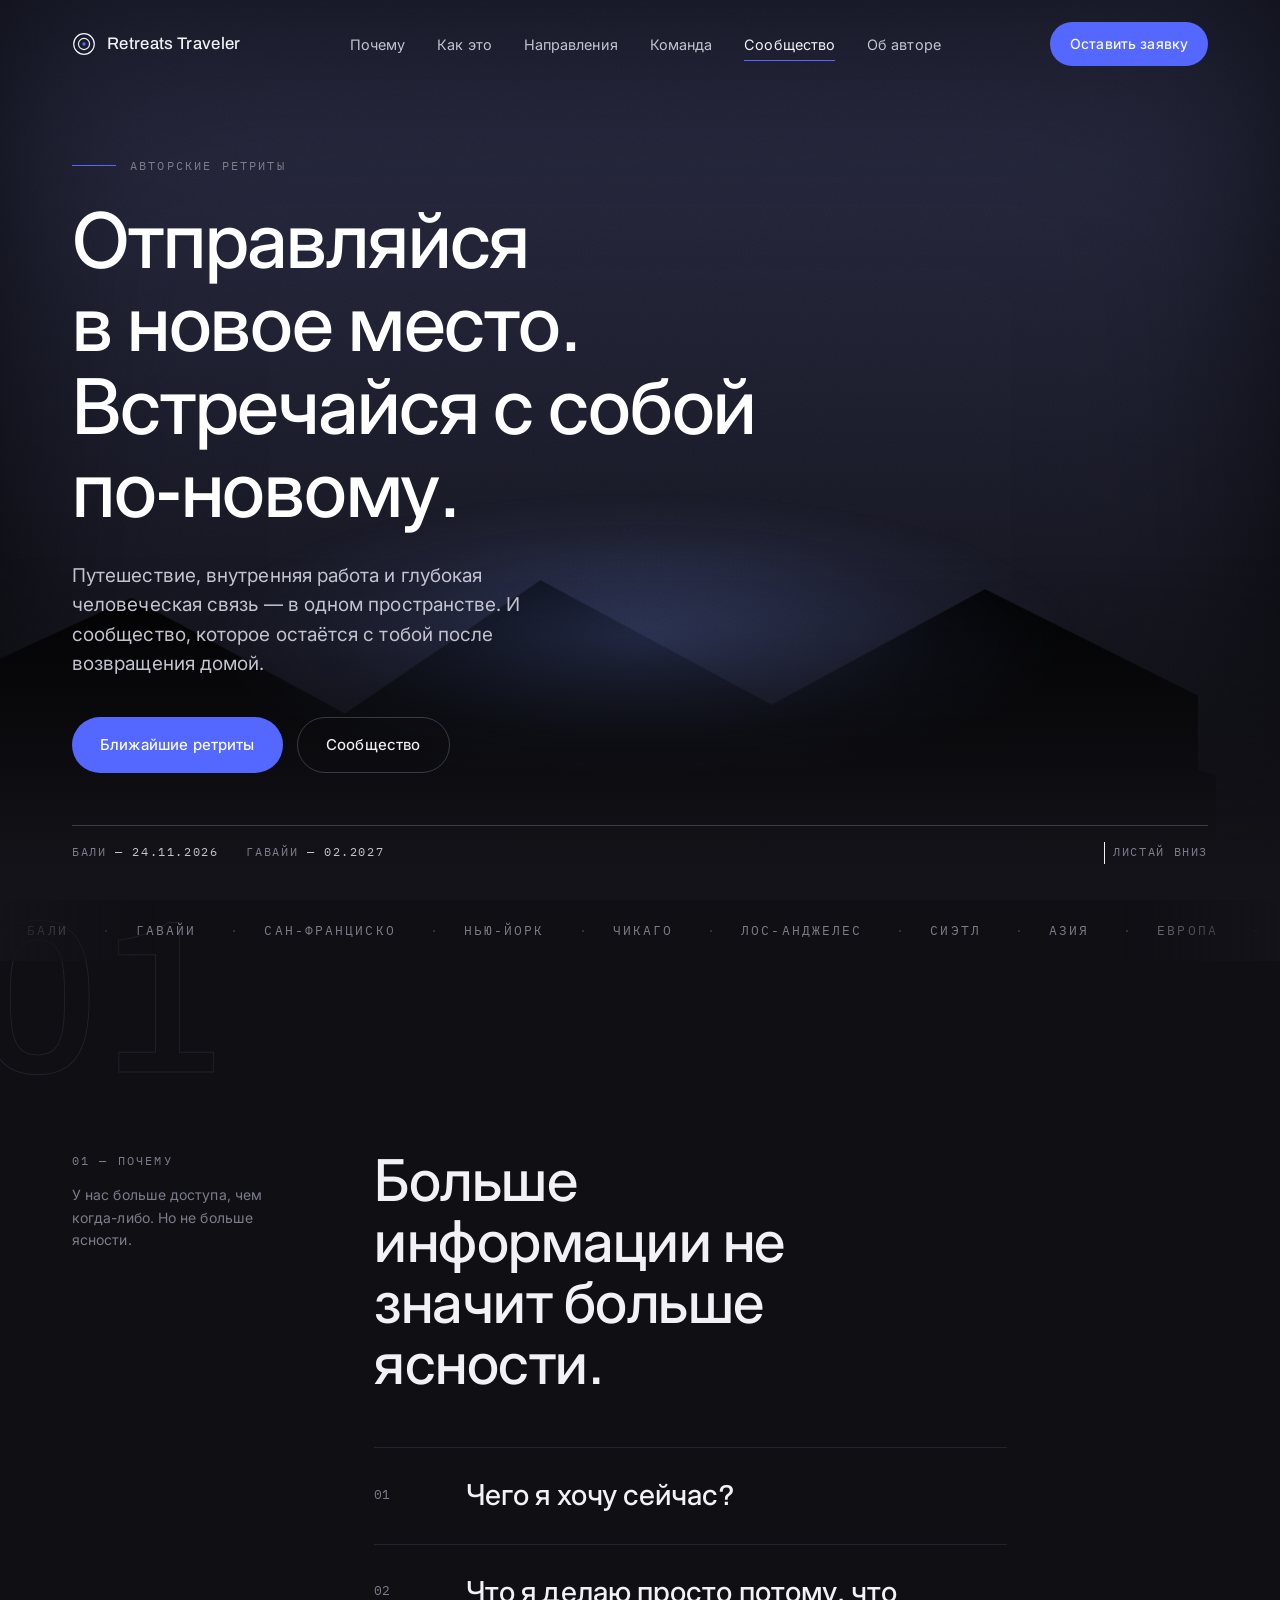
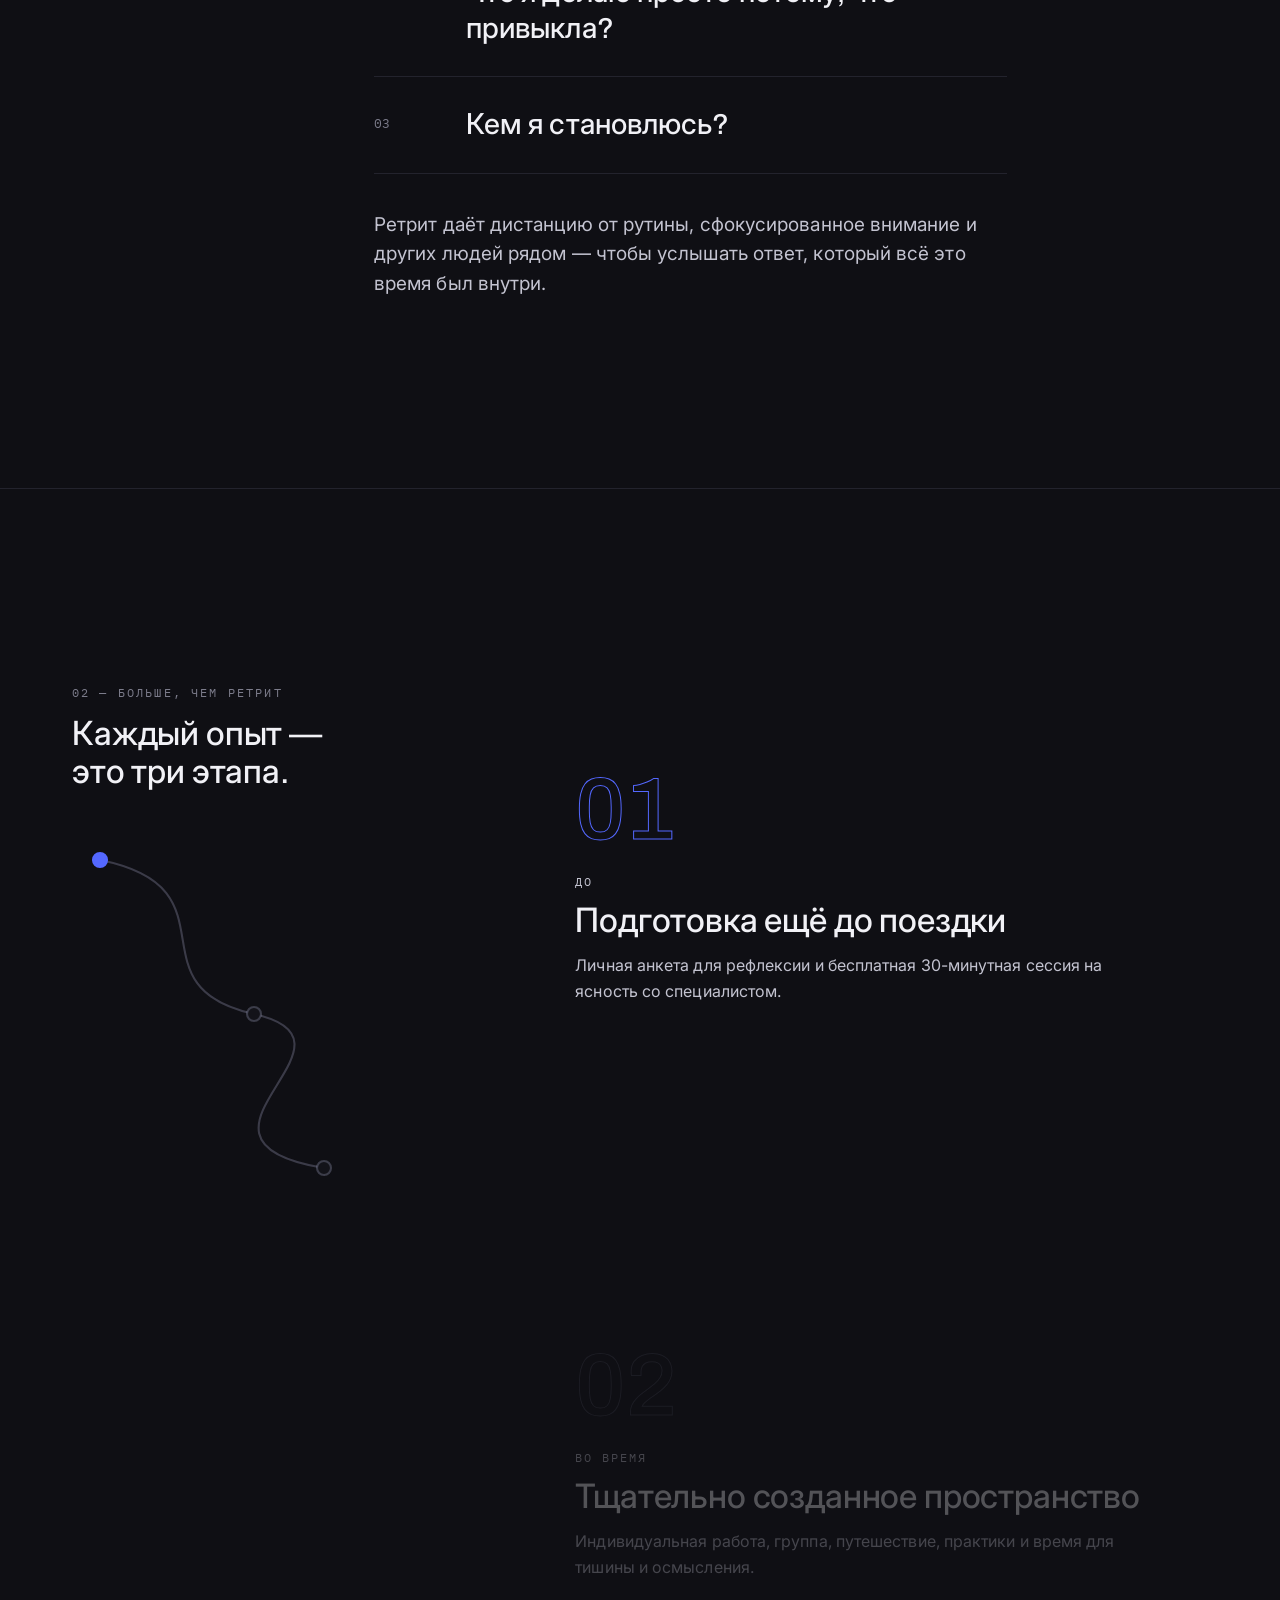
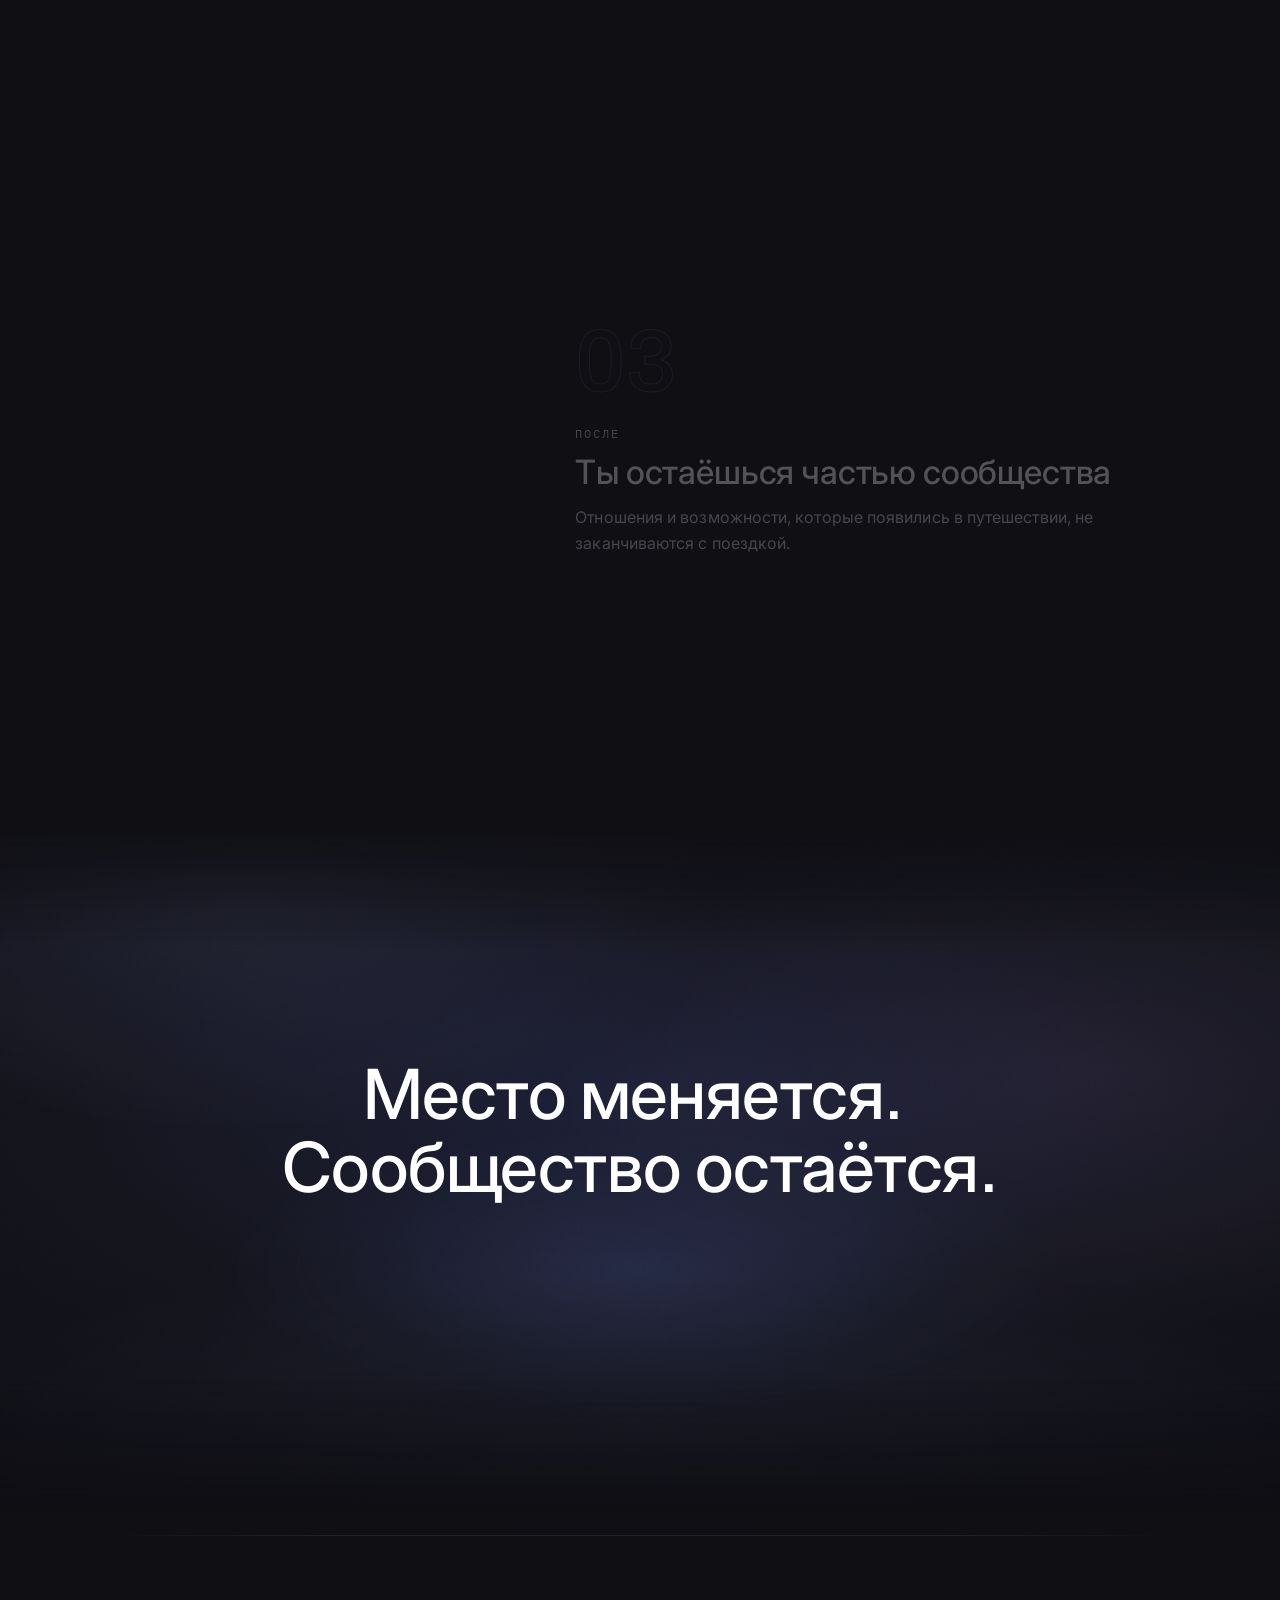
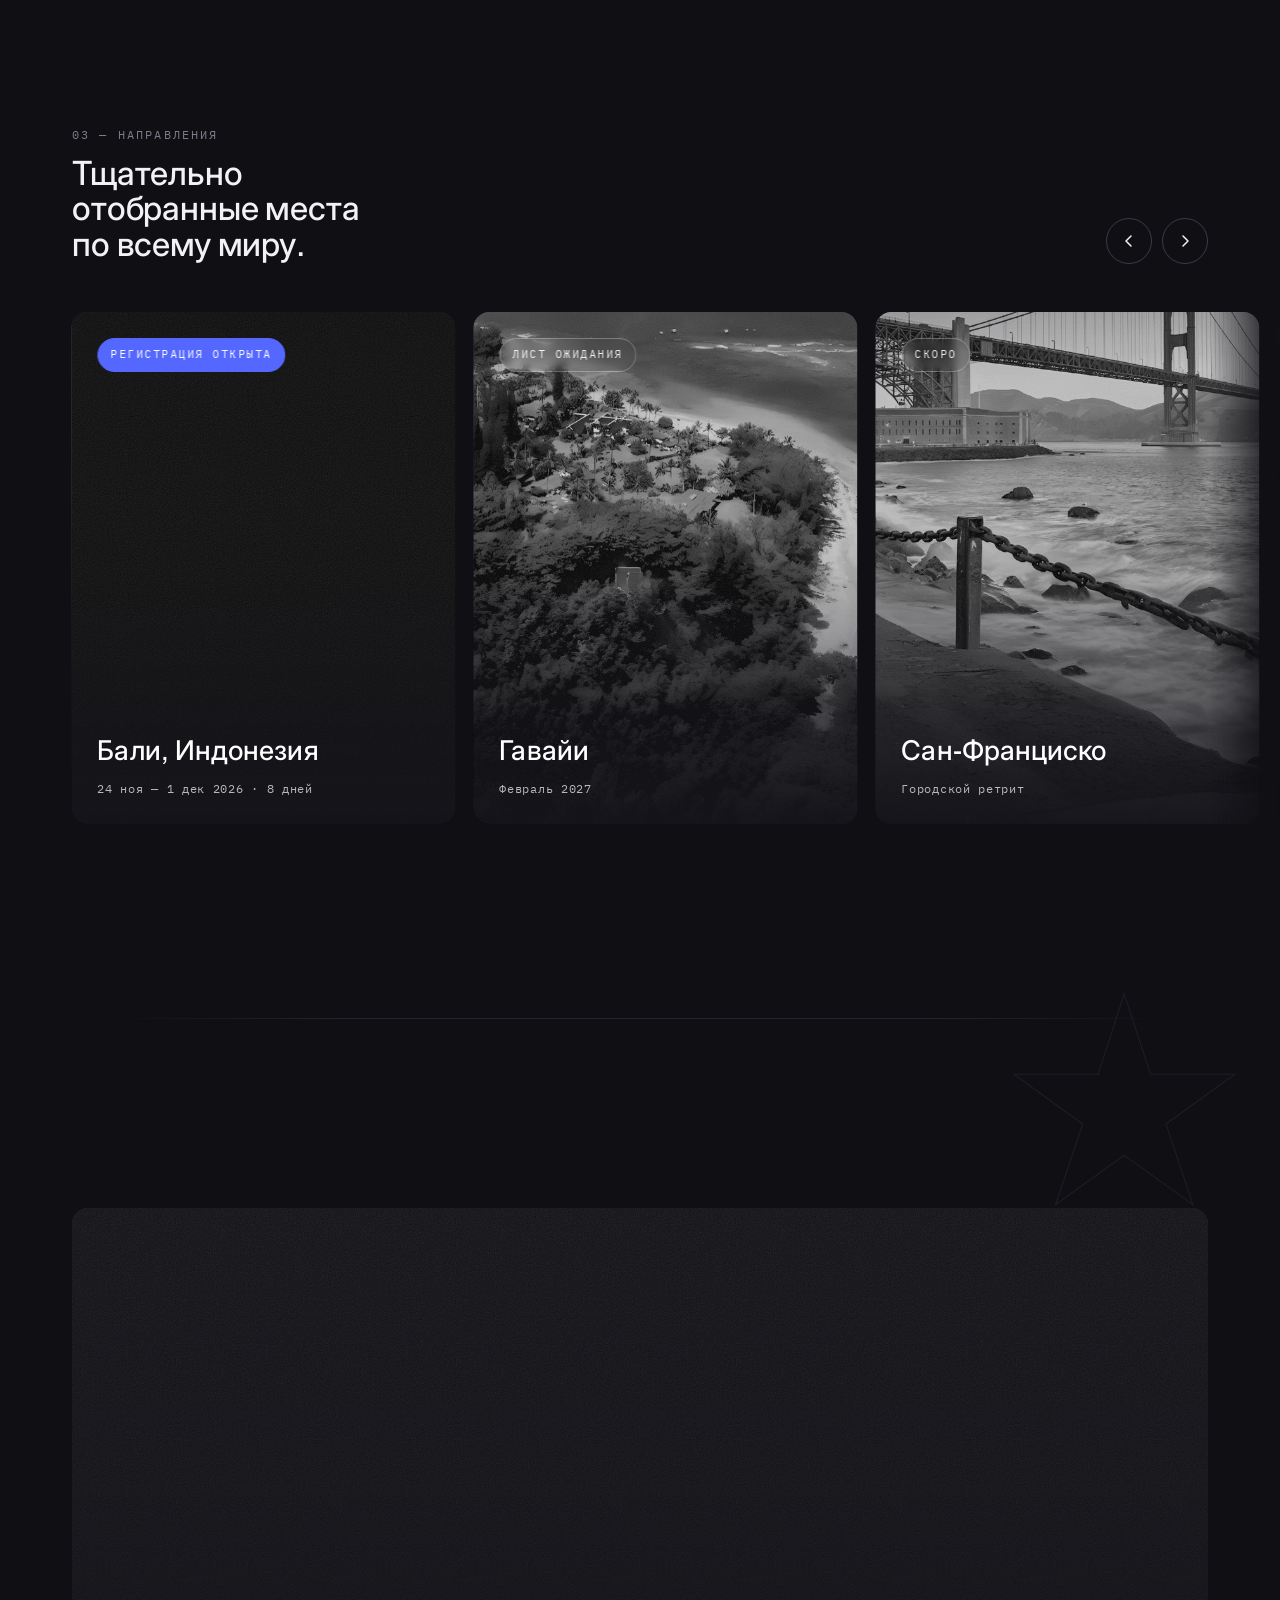
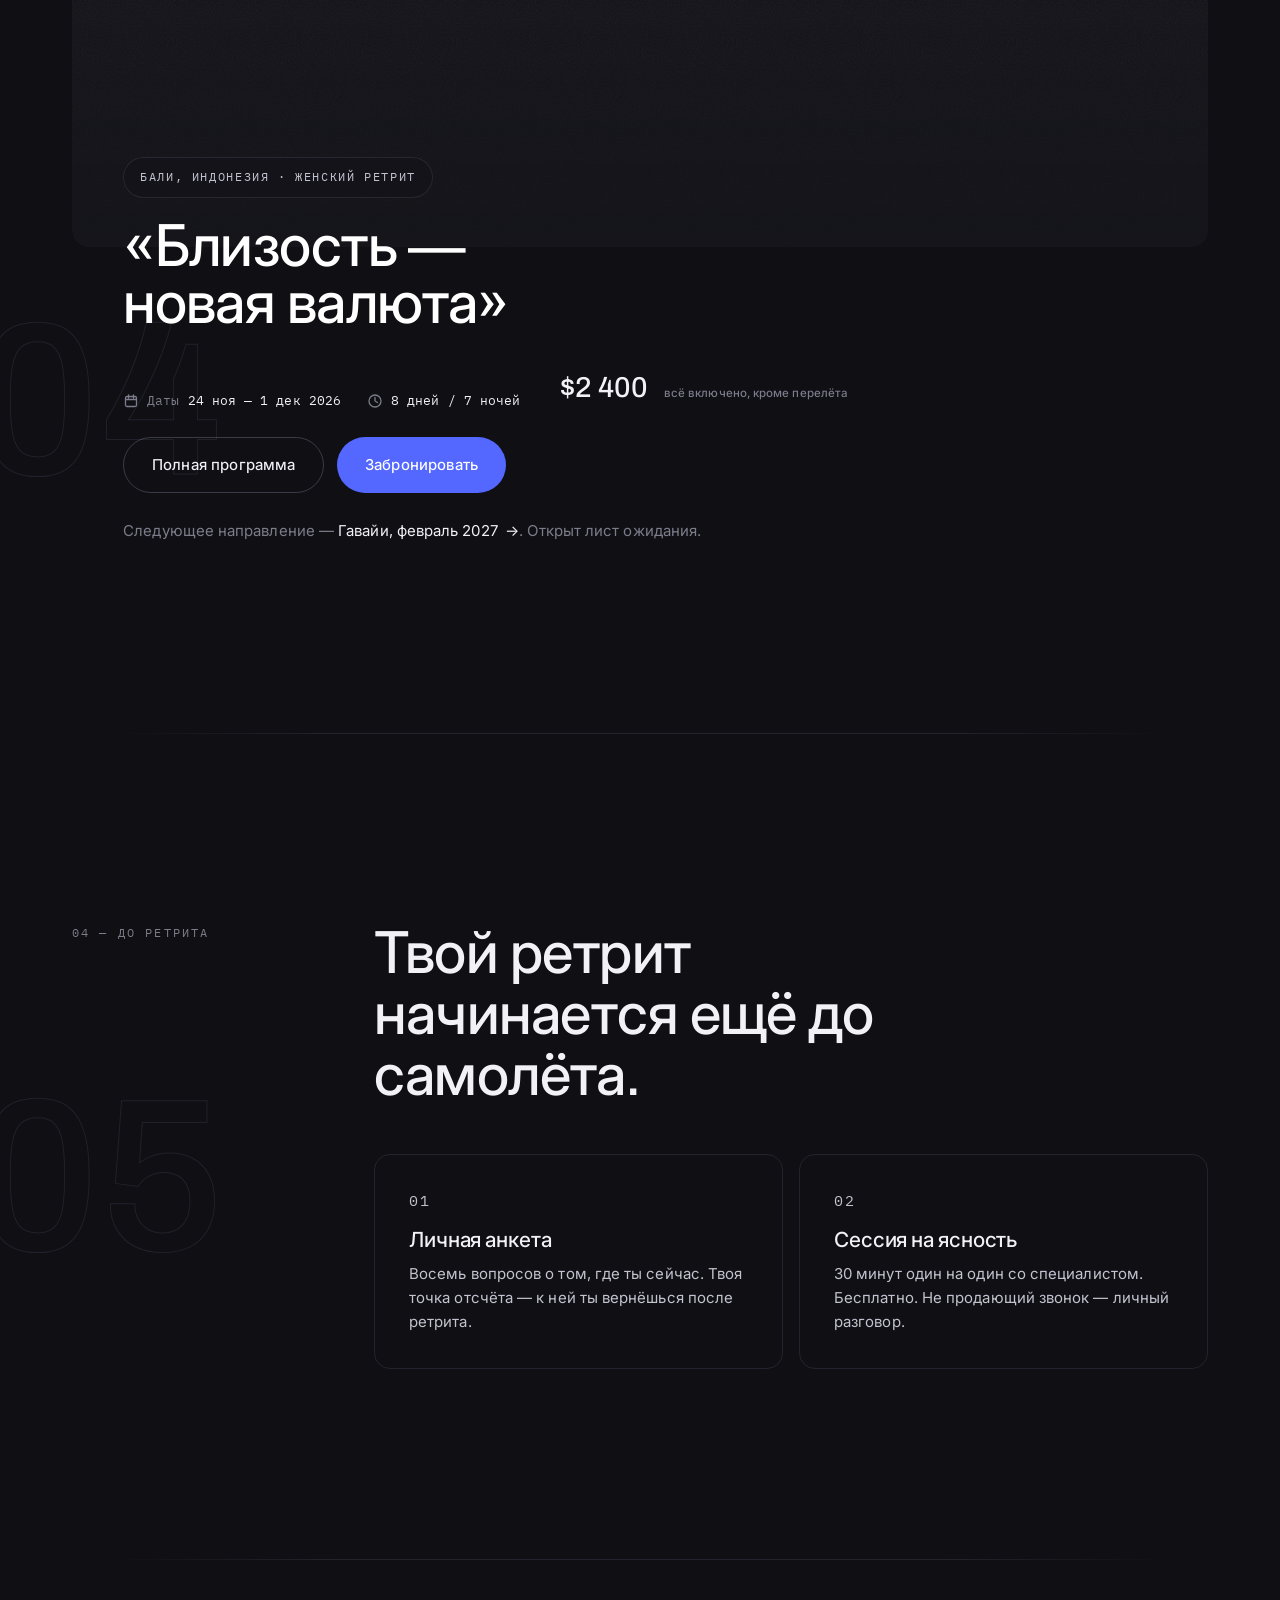
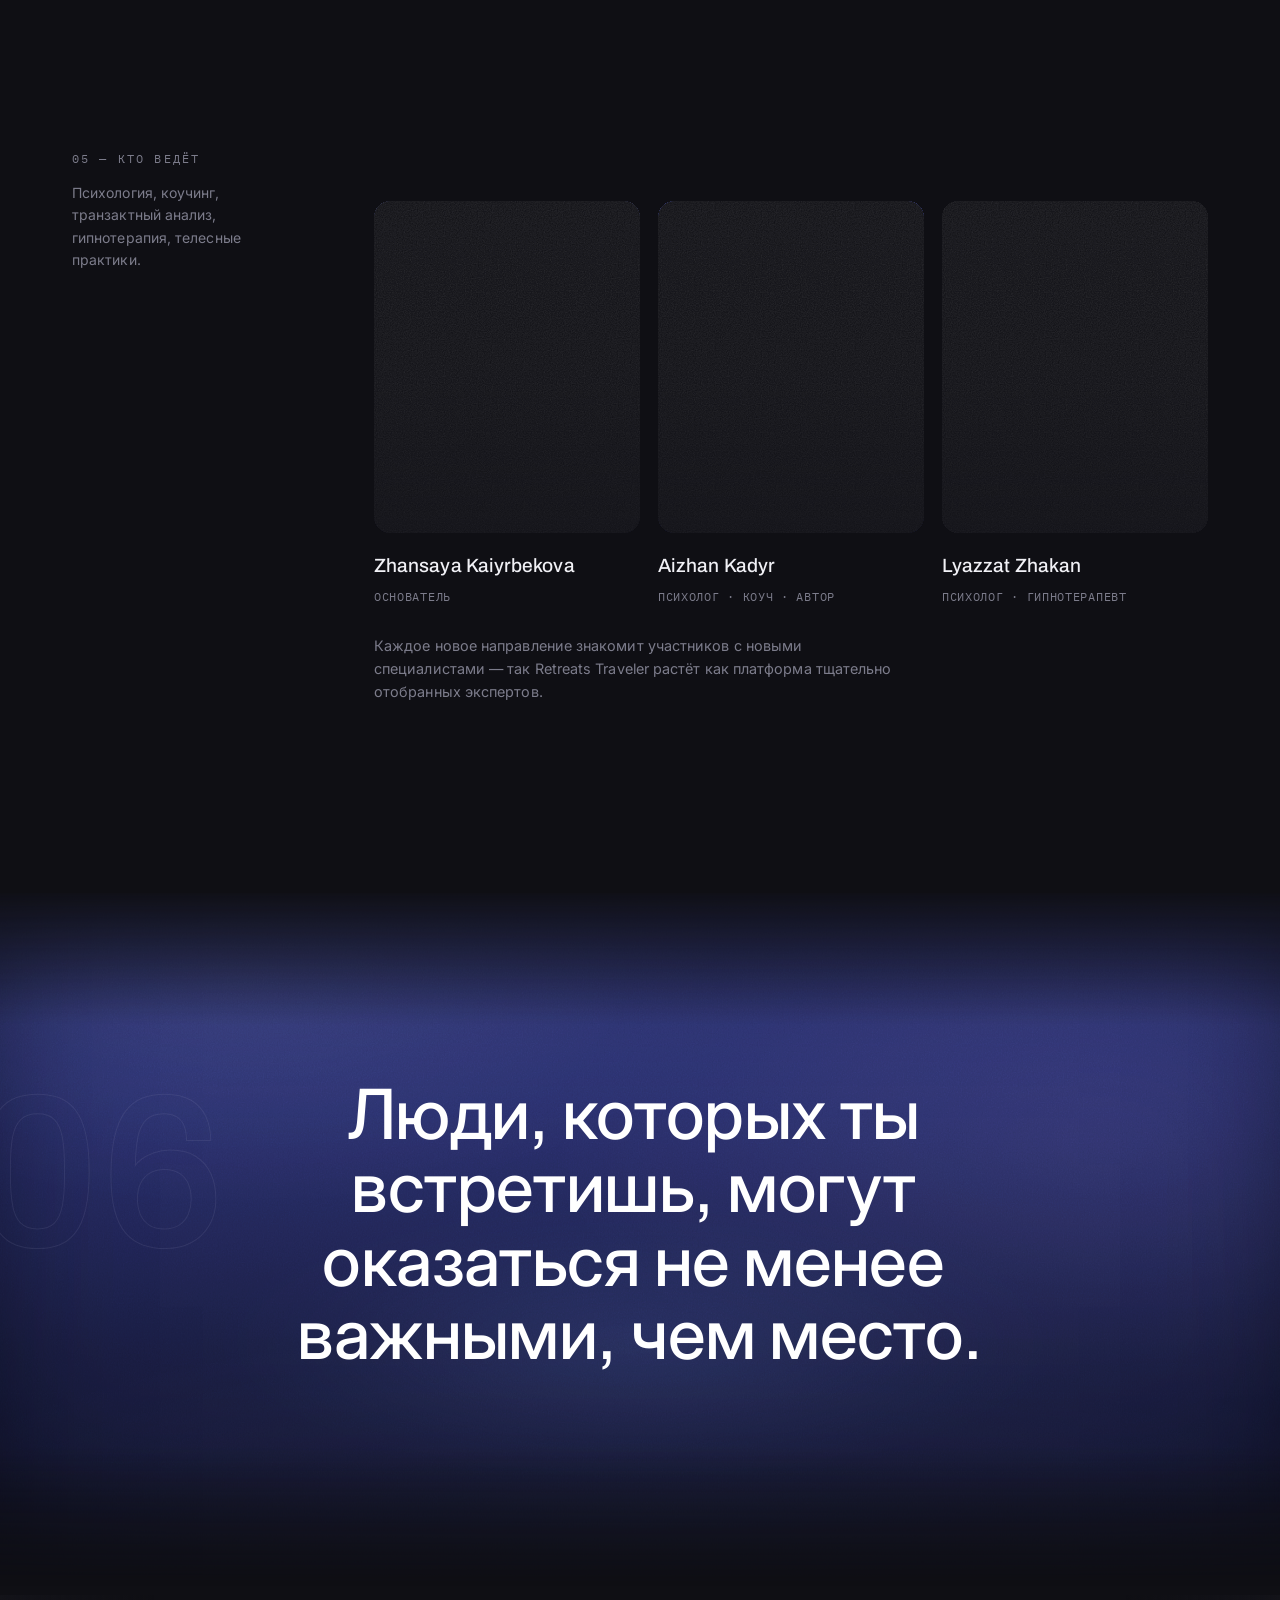
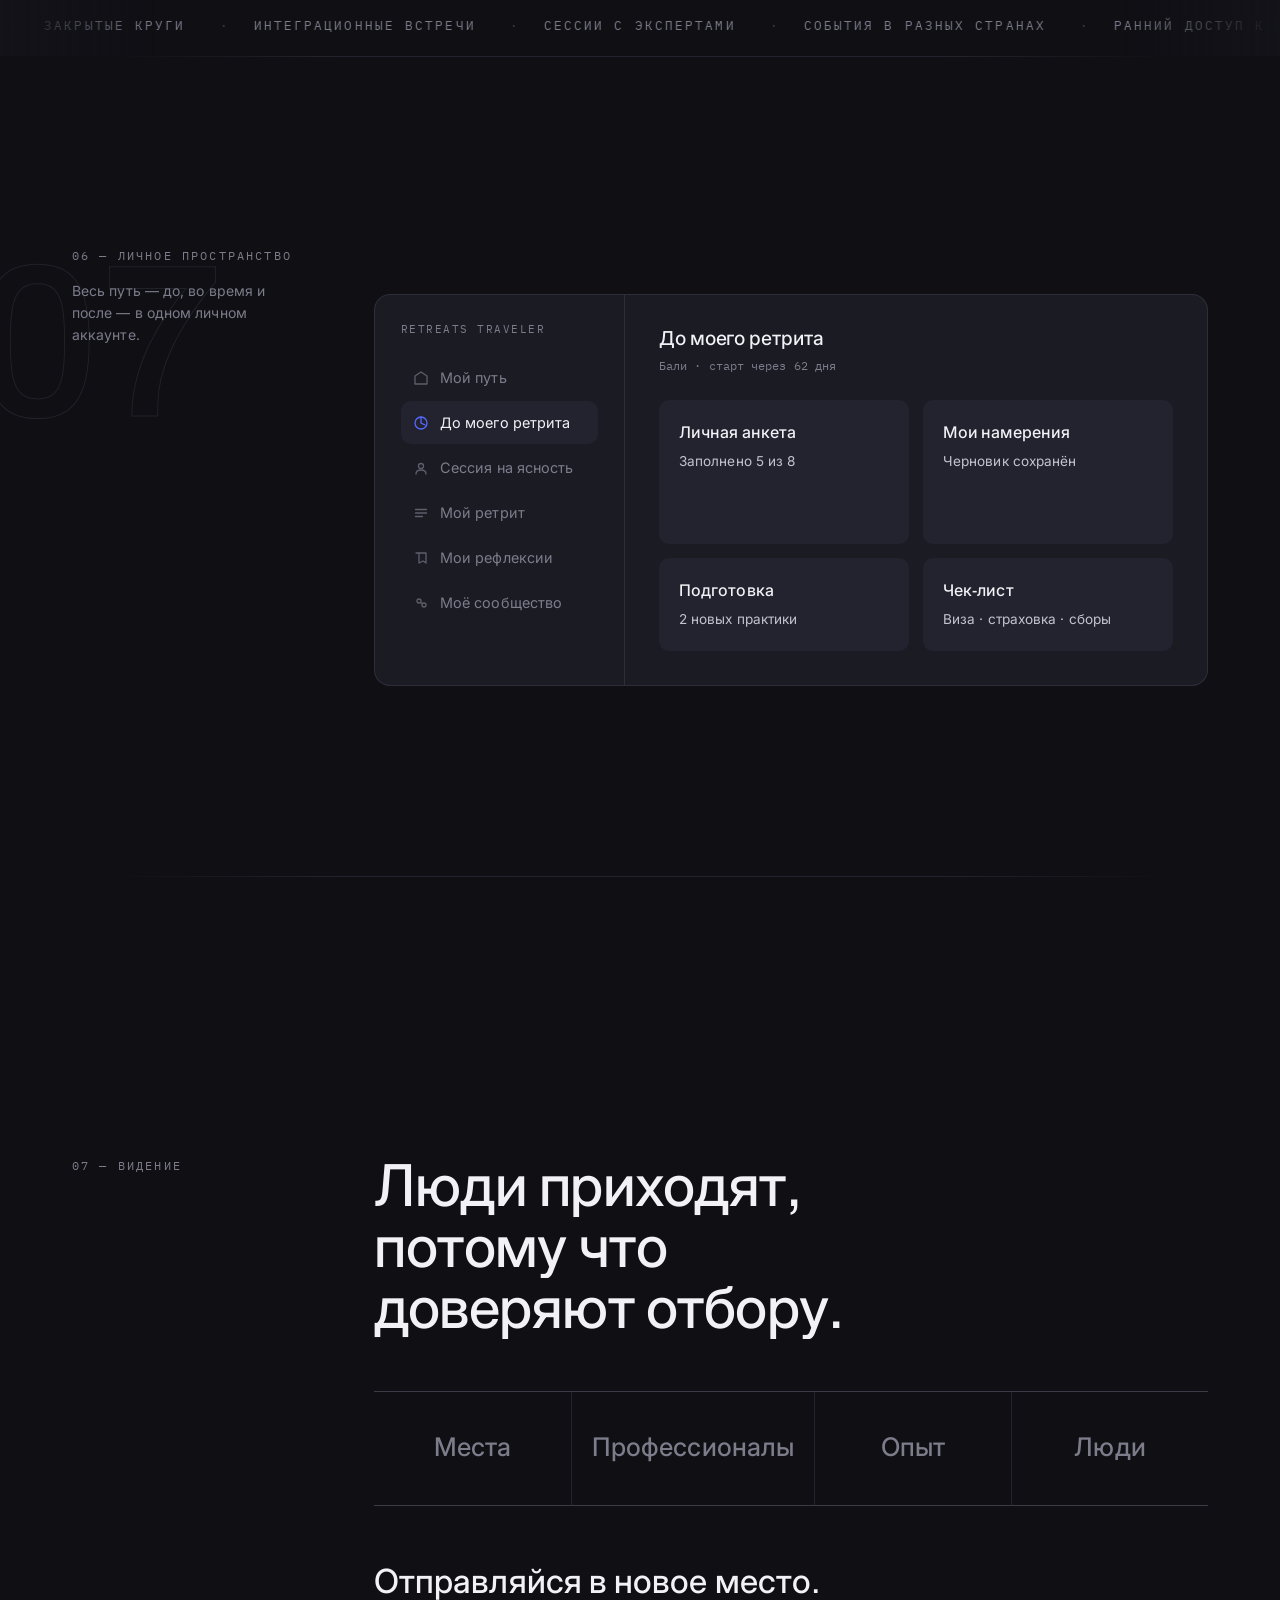
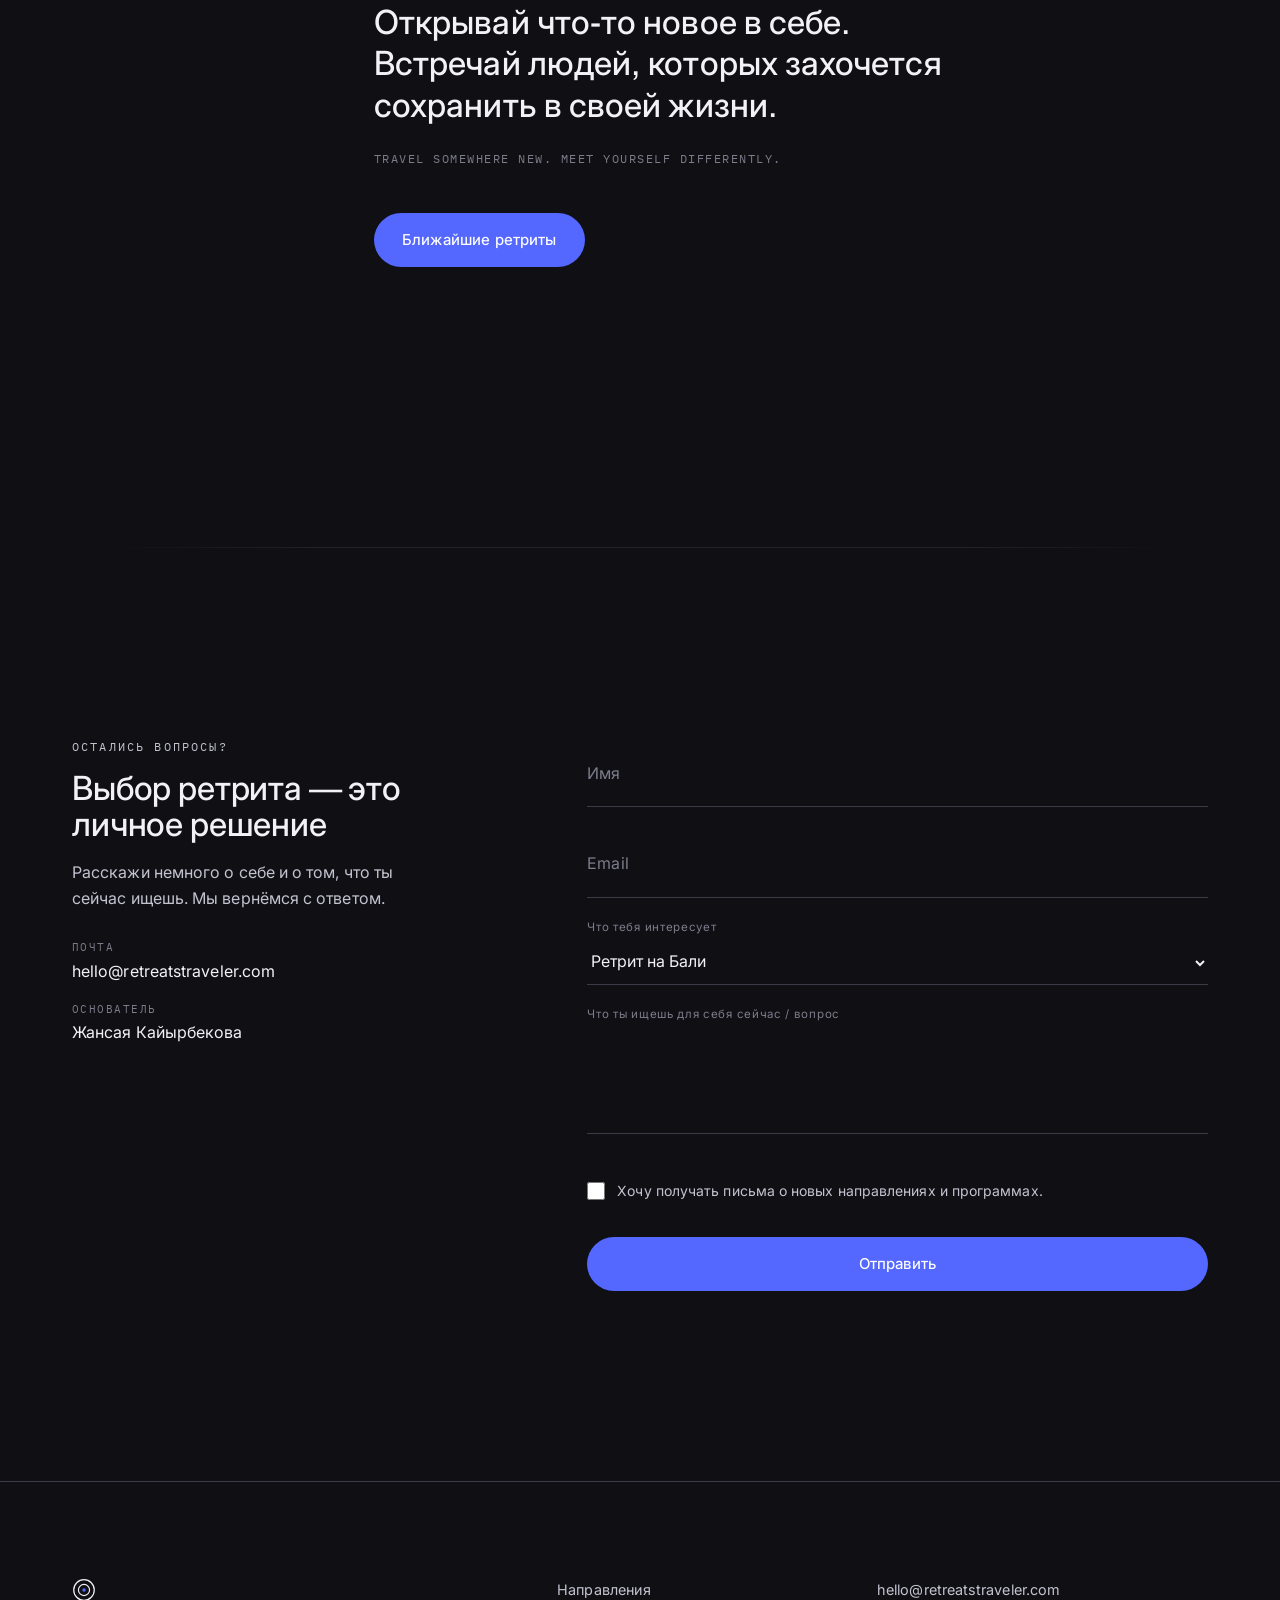
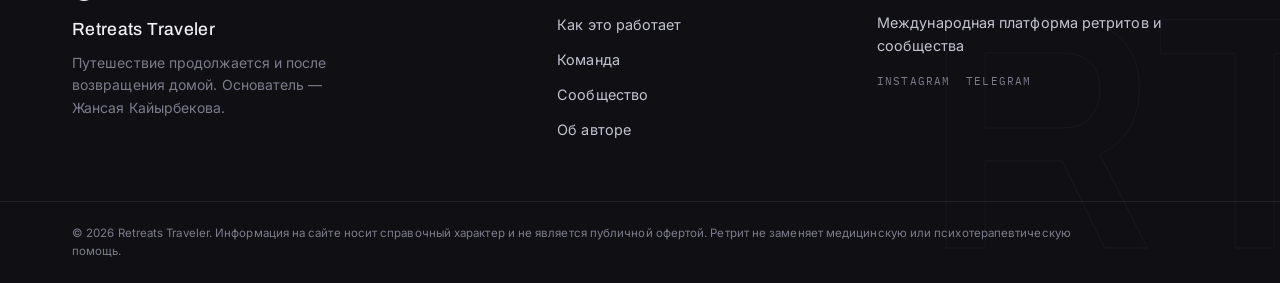
<file: index.html>
<!DOCTYPE html>
<html lang="ru">
<head>
<meta charset="UTF-8" />
<meta name="viewport" content="width=device-width, initial-scale=1" />
<title>Retreats Traveler — авторские ретриты по всему миру</title>
<meta name="description" content="Авторские ретриты по всему миру с опытными коучами и психологами — и международное сообщество, которое остаётся с тобой после возвращения домой." />

<link rel="preconnect" href="https://fonts.googleapis.com" />
<link rel="preconnect" href="https://fonts.gstatic.com" crossorigin />
<link href="https://fonts.googleapis.com/css2?family=Archivo:wdth,wght@100,420;100,480;110,530&family=Inter:wght@360;400;440;480&family=IBM+Plex+Mono:wght@400;500&display=swap" rel="stylesheet" />
<link rel="stylesheet" href="css/styles.css" />
<link rel="icon" href="data:image/svg+xml,%3Csvg xmlns='http://www.w3.org/2000/svg' viewBox='0 0 32 32'%3E%3Ccircle cx='16' cy='16' r='13' fill='none' stroke='%23ededf3' stroke-width='2'/%3E%3Ccircle cx='16' cy='16' r='5' fill='%235468ff'/%3E%3C/svg%3E" />
</head>
<body>
<div class="env" aria-hidden="true"></div>

<header class="hdr">
  <div class="container hdr__in">
    <a href="#top" class="brand" aria-label="Retreats Traveler">
      <svg viewBox="0 0 28 28" fill="none" aria-hidden="true">
        <circle class="brand__ring" cx="14" cy="14" r="12" stroke="currentColor" stroke-width="1.4"/>
        <circle cx="14" cy="14" r="6.5" stroke="currentColor" stroke-width="1.4"/>
        <circle cx="14" cy="14" r="2" fill="#5468ff"/>
      </svg>
      <b>Retreats&nbsp;Traveler</b>
    </a>
    <nav class="nav">
      <a href="#manifesto">Почему</a>
      <a href="#journey">Как это</a>
      <a href="#destinations">Направления</a>
      <a href="#team">Команда</a>
      <a href="#community">Сообщество</a>
      <a href="about.html">Об авторе</a>
    </nav>
    <div class="hdr__act">
      <a href="#contact" class="btn btn--primary btn--sm"><span class="btn__fill"></span>Оставить заявку</a>
      <button class="burger" aria-label="Меню" aria-expanded="false"><span></span><span></span><span></span></button>
    </div>
  </div>
</header>

<main id="top">

  <!-- ═══════════ HERO ═══════════ -->
  <section class="hero" id="hero">
    <div class="scene hero__scene" aria-hidden="true">
      <div class="scene__grad gr-dusk"></div>
      <video class="scene__video" autoplay muted loop playsinline preload="auto"
             onerror="this.hidden=true">
        <source src="assets/hero.mp4" type="video/mp4" />
      </video>
      <div class="scene__tint"></div>
      <svg class="scene__ridge" viewBox="0 0 1440 520" preserveAspectRatio="xMidYMax slice">
        <path class="r0" d="M-40 520V300l260-120 240 130 220-150 260 140 240-130 240 120V520z"/>
        <path class="r1" d="M-40 520V340l240-90 260 110 220-90 260 120 240-100 260 90V520z"/>
        <path class="r2" d="M-40 520V400l280-70 240 90 260-70 240 100 240-80 280 70V520z"/>
        <path class="r3" d="M-40 520V450l300-50 260 70 260-50 240 80 260-60 300 50V520z"/>
      </svg>
      <div class="scene__glow"></div>
      <div class="scene__grain"></div>
      <div class="scene__vig"></div>
    </div>

    <div class="container hero__in">
      <p class="label hero__kick">Авторские ретриты</p>
      <h1 class="hero__title">
        <span class="ln-mask"><span>Отправляйся</span></span>
        <span class="ln-mask"><span>в новое место.</span></span>
        <span class="ln-mask"><span>Встречайся с собой</span></span>
        <span class="ln-mask"><span>по-новому.</span></span>
      </h1>
      <p class="hero__dek">Путешествие, внутренняя работа и глубокая человеческая связь — в одном пространстве. И сообщество, которое остаётся с тобой после возвращения домой.</p>
      <div class="hero__cta">
        <a href="#destinations" class="btn btn--primary"><span class="btn__fill"></span>Ближайшие ретриты</a>
        <a href="#community" class="btn btn--ghost"><span class="btn__fill"></span>Сообщество</a>
      </div>
      <div class="hero__coords">
        <span>Бали <b>— 24.11.2026</b></span>
        <span>Гавайи <b>— 02.2027</b></span>
        <span class="sp"></span>
        <span class="hero__scroll"><i></i> Листай вниз</span>
      </div>
    </div>
  </section>

  <!-- ═══════════ MARQUEE ═══════════ -->
  <div class="marq" data-speed="0.35" aria-hidden="true">
    <div class="marq__row">
      <a href="#destinations">Бали</a><a href="#destinations">Гавайи</a><a href="#destinations">Сан-Франциско</a><a href="#destinations">Нью-Йорк</a><a href="#destinations">Чикаго</a><a href="#destinations">Лос-Анджелес</a><a href="#destinations">Сиэтл</a><a href="#destinations">Азия</a><a href="#destinations">Европа</a>
      <a href="#destinations">Бали</a><a href="#destinations">Гавайи</a><a href="#destinations">Сан-Франциско</a><a href="#destinations">Нью-Йорк</a><a href="#destinations">Чикаго</a><a href="#destinations">Лос-Анджелес</a><a href="#destinations">Сиэтл</a><a href="#destinations">Азия</a><a href="#destinations">Европа</a>
    </div>
  </div>

  <!-- ═══════════ 01 · MANIFESTO ═══════════ -->
  <section class="sec sec--flush manifesto" id="manifesto">
    <div class="sec__num" data-parallax="0.06">01</div>
    <div class="container grid">
      <div class="col-aside" data-rv>
        <p class="label">01 — Почему</p>
        <p class="aside__note">У нас больше доступа, чем когда-либо. Но не больше ясности.</p>
      </div>
      <div class="col-mid">
        <h2 class="display-m" data-rv-text>Больше информации не значит больше ясности.</h2>
        <ol class="qbig" data-rv>
          <li><p>Чего я хочу сейчас?</p></li>
          <li><p>Что я делаю просто потому, что привыкла?</p></li>
          <li><p>Кем я становлюсь?</p></li>
        </ol>
        <p class="lead" data-rv style="margin-top:36px">Ретрит даёт дистанцию от рутины, сфокусированное внимание и других людей рядом — чтобы услышать ответ, который всё это время был внутри.</p>
      </div>
    </div>
  </section>

  <!-- ═══════════ 02 · JOURNEY (sticky, scroll-drawn) ═══════════ -->
  <section class="sec sec--flush journey" id="journey" style="padding-block:0">
    <div class="container journey__grid">
      <div class="journey__stage">
        <p class="label">02 — Больше, чем ретрит</p>
        <h2 class="display-s" style="margin-top:14px;max-width:14ch">Каждый опыт — это три этапа.</h2>
        <div class="journey__route" aria-hidden="true">
          <svg viewBox="0 0 200 260">
            <path class="track" d="M20 20 C 120 40 40 110 130 130 S 60 220 180 240"/>
            <path class="draw"  d="M20 20 C 120 40 40 110 130 130 S 60 220 180 240"/>
            <circle class="node on" cx="20" cy="20" r="5"/>
            <circle class="node" cx="130" cy="130" r="5"/>
            <circle class="node" cx="180" cy="240" r="5"/>
          </svg>
        </div>
      </div>
      <div class="journey__steps">
        <article class="jstep on">
          <div class="jstep__n">01</div>
          <p class="jstep__t">До</p>
          <h3>Подготовка ещё до поездки</h3>
          <p>Личная анкета для рефлексии и бесплатная 30-минутная сессия на ясность со специалистом.</p>
        </article>
        <article class="jstep">
          <div class="jstep__n">02</div>
          <p class="jstep__t">Во время</p>
          <h3>Тщательно созданное пространство</h3>
          <p>Индивидуальная работа, группа, путешествие, практики и время для тишины и осмысления.</p>
        </article>
        <article class="jstep">
          <div class="jstep__n">03</div>
          <p class="jstep__t">После</p>
          <h3>Ты остаёшься частью сообщества</h3>
          <p>Отношения и возможности, которые появились в путешествии, не заканчиваются с поездкой.</p>
        </article>
      </div>
    </div>
  </section>

  <!-- ═══════════ BAND · "Место меняется" ═══════════ -->
  <div class="band">
    <div class="scene band__scene" aria-hidden="true">
      <div class="scene__grad gr-night"></div>
      <div class="scene__haze"></div>
      <div class="scene__glow"></div>
      <div class="scene__grain"></div>
    </div>
    <div class="container band__in">
      <p class="display-m" data-rv-text>Место меняется. Сообщество остаётся.</p>
    </div>
  </div>

  <!-- ═══════════ 03 · DESTINATIONS — infinite carousel ═══════════ -->
  <section class="rail" id="destinations" aria-roledescription="карусель" aria-label="Направления">
    <div class="container">
      <div class="rail__head" data-rv>
        <div>
          <p class="label" style="margin-bottom:12px">03 — Направления</p>
          <h2>Тщательно отобранные места по всему миру.</h2>
        </div>
        <div class="rail__ctrl">
          <button data-rail="prev" aria-label="Предыдущее направление"><svg width="16" height="16" viewBox="0 0 16 16" fill="none"><path d="M10 3 5 8l5 5" stroke="currentColor" stroke-width="1.5" stroke-linecap="round" stroke-linejoin="round"/></svg></button>
          <button data-rail="next" aria-label="Следующее направление"><svg width="16" height="16" viewBox="0 0 16 16" fill="none"><path d="M6 3l5 5-5 5" stroke="currentColor" stroke-width="1.5" stroke-linecap="round" stroke-linejoin="round"/></svg></button>
        </div>
      </div>
    </div>
    <div class="rail__view" data-rv>
      <div class="rail__track">
      <a href="bali.html" class="dcard">
        <span class="ph-wrap"><img class="ph" src="assets/destinations/bali.jpg" alt="Бали, Индонезия" loading="lazy" decoding="async" style="object-position:50% 55%;object-view-box:inset(32% 4% 2% 4%)" onerror="this.hidden=true" /></span>
        <div class="scene" aria-hidden="true"><div class="scene__grad gr-bali"></div><div class="scene__haze"></div><div class="scene__glow"></div><div class="scene__grain"></div><div class="scene__vig"></div></div>
        <div class="img-scrim" aria-hidden="true"></div>
        <div class="dcard__in"><span class="dcard__stat open">Регистрация открыта</span><div><div class="dcard__name">Бали, Индонезия</div><div class="dcard__meta">24 ноя — 1 дек 2026 · 8 дней</div></div></div>
      </a>
      <a href="#community" class="dcard">
        <span class="ph-wrap"><img class="ph" src="assets/destinations/hawaii.jpg" alt="Гавайи" loading="lazy" decoding="async" style="object-position:45% 55%;object-view-box:inset(46% 3% 2% 3%)" onerror="this.hidden=true" /></span>
        <div class="scene" aria-hidden="true"><div class="scene__grad gr-ocean"></div><div class="scene__haze"></div><div class="scene__glow"></div><div class="scene__grain"></div><div class="scene__vig"></div></div>
        <div class="img-scrim" aria-hidden="true"></div>
        <div class="dcard__in"><span class="dcard__stat">Лист ожидания</span><div><div class="dcard__name">Гавайи</div><div class="dcard__meta">Февраль 2027</div></div></div>
      </a>
      <div class="dcard">
        <span class="ph-wrap"><img class="ph" src="assets/destinations/san-francisco.jpg" alt="Сан-Франциско" loading="lazy" decoding="async" style="object-position:50% 55%;object-view-box:inset(43% 3% 2% 3%)" onerror="this.hidden=true" /></span>
        <div class="scene" aria-hidden="true"><div class="scene__grad gr-sf"></div><div class="scene__haze"></div><div class="scene__glow"></div><div class="scene__grain"></div><div class="scene__vig"></div></div>
        <div class="img-scrim" aria-hidden="true"></div>
        <div class="dcard__in"><span class="dcard__stat">Скоро</span><div><div class="dcard__name">Сан-Франциско</div><div class="dcard__meta">Городской ретрит</div></div></div>
      </div>
      <div class="dcard">
        <span class="ph-wrap"><img class="ph" src="assets/destinations/asia.jpg" alt="Азия" loading="lazy" decoding="async" style="object-position:50% 60%;object-view-box:inset(55% 3% 0% 3%)" onerror="this.hidden=true" /></span>
        <div class="scene" aria-hidden="true"><div class="scene__grad gr-asia"></div><div class="scene__haze"></div><div class="scene__glow"></div><div class="scene__grain"></div><div class="scene__vig"></div></div>
        <div class="img-scrim" aria-hidden="true"></div>
        <div class="dcard__in"><span class="dcard__stat">Скоро</span><div><div class="dcard__name">Азия</div><div class="dcard__meta">Направление в разработке</div></div></div>
      </div>
      <div class="dcard">
        <span class="ph-wrap"><img class="ph" src="assets/destinations/europe.jpg" alt="Европа" loading="lazy" decoding="async" style="object-position:50% 55%;object-view-box:inset(42% 3% 2% 3%)" onerror="this.hidden=true" /></span>
        <div class="scene" aria-hidden="true"><div class="scene__grad gr-dusk"></div><div class="scene__haze"></div><div class="scene__glow"></div><div class="scene__grain"></div><div class="scene__vig"></div></div>
        <div class="img-scrim" aria-hidden="true"></div>
        <div class="dcard__in"><span class="dcard__stat">Скоро</span><div><div class="dcard__name">Европа</div><div class="dcard__meta">Направление в разработке</div></div></div>
      </div>
      </div>
    </div>
  </section>

  <!-- ═══════════ 04 · BALI FEATURE (layered) ═══════════ -->
  <section class="sec feat" id="bali">
    <div class="feat__num">★</div>
    <div class="container">
      <div class="feat__frame" data-rv>
        <img class="ph" src="assets/destinations/bali.jpg" alt="Ретрит на Бали, Индонезия" loading="lazy" decoding="async" style="object-position:50% 64%" onerror="this.hidden=true" />
        <div class="scene" aria-hidden="true">
          <div class="scene__grad gr-bali"></div>
          <div class="scene__haze"></div>
          <svg class="scene__ridge" viewBox="0 0 1440 400" preserveAspectRatio="xMidYMax slice">
            <path class="r1" d="M-40 400V240l260-100 240 110 220-130 260 120 240-110 260 100V400z"/>
            <path class="r2" d="M-40 400V310l280-60 240 80 260-60 240 90 240-70 280 60V400z"/>
            <path class="r3" d="M-40 400V360l300-40 260 60 260-40 240 70 260-50 300 40V400z"/>
          </svg>
          <div class="scene__glow"></div>
          <div class="scene__grain"></div>
          <div class="scene__vig"></div>
        </div>
        <div class="img-scrim" aria-hidden="true"></div>
      </div>
      <div class="feat__body" data-rv>
        <span class="feat__place">Бали, Индонезия · Женский ретрит</span>
        <h3 class="feat__title">«Близость — новая валюта»</h3>
        <div class="feat__row">
          <div class="feat__spec">
            <span><svg width="16" height="16" viewBox="0 0 16 16" fill="none"><rect x="2.5" y="3.5" width="11" height="10" rx="1.5" stroke="currentColor" stroke-width="1.3"/><path d="M2.5 6.5h11M5.5 2v3M10.5 2v3" stroke="currentColor" stroke-width="1.3" stroke-linecap="round"/></svg> Даты <b>24 ноя — 1 дек 2026</b></span>
            <span><svg width="16" height="16" viewBox="0 0 16 16" fill="none"><circle cx="8" cy="8" r="6" stroke="currentColor" stroke-width="1.3"/><path d="M8 4.5V8l2.5 1.5" stroke="currentColor" stroke-width="1.3" stroke-linecap="round"/></svg> <b>8 дней / 7 ночей</b></span>
          </div>
          <div class="feat__price">$2&nbsp;400 <small>всё включено, кроме перелёта</small></div>
        </div>
        <div class="feat__acts">
          <a href="bali.html" class="btn btn--ghost"><span class="btn__fill"></span>Полная программа</a>
          <a href="#contact" class="btn btn--primary"><span class="btn__fill"></span>Забронировать</a>
        </div>
        <p class="feat__next">Следующее направление — <a href="#community" class="ln">Гавайи, февраль 2027 <span class="arw">→</span></a>. Открыт лист ожидания.</p>
      </div>
    </div>
  </section>

  <!-- ═══════════ 05 · BEFORE YOU ARRIVE ═══════════ -->
  <section class="sec" id="before">
    <div class="sec__num" data-parallax="0.06">04</div>
    <div class="container grid">
      <div class="col-aside" data-rv>
        <p class="label">04 — До ретрита</p>
      </div>
      <div class="col-main">
        <h2 class="display-m" data-rv-text style="max-width:16ch">Твой ретрит начинается ещё до самолёта.</h2>
        <div class="tiles" data-rv-stagger>
          <div class="tile">
            <p class="tile__n">01</p>
            <h3>Личная анкета</h3>
            <p>Восемь вопросов о том, где ты сейчас. Твоя точка отсчёта — к ней ты вернёшься после ретрита.</p>
          </div>
          <div class="tile">
            <p class="tile__n">02</p>
            <h3>Сессия на ясность</h3>
            <p>30 минут один на один со специалистом. Бесплатно. Не продающий звонок — личный разговор.</p>
          </div>
        </div>
      </div>
    </div>
  </section>

  <!-- ═══════════ 06 · TEAM ═══════════ -->
  <section class="sec" id="team">
    <div class="sec__num" data-parallax="0.06">05</div>
    <div class="container grid">
      <div class="col-aside" data-rv>
        <p class="label">05 — Кто ведёт</p>
        <p class="aside__note">Психология, коучинг, транзактный анализ, гипнотерапия, телесные практики.</p>
      </div>
      <div class="col-main">
        <div class="team" data-rv>
          <article class="member" tabindex="0">
            <div class="member__pic"><img class="ph" src="assets/team/zhansaya.jpg" alt="Жансая Кайырбекова" loading="lazy" decoding="async" style="object-position:50% 30%" onerror="this.hidden=true" /><div class="scene" aria-hidden="true"><div class="scene__grad gr-dusk"></div><div class="scene__grain"></div></div><span class="member__ring"></span><div class="img-scrim img-scrim--soft" aria-hidden="true"></div></div>
            <p class="member__name">Zhansaya Kaiyrbekova</p>
            <p class="member__role">Основатель</p>
            <p class="member__bio">Коуч, Quantum Trainer, практик транзактного анализа и организатор международных ретритов. <a href="about.html" class="ln">Об авторе <span class="arw">→</span></a></p>
          </article>
          <article class="member" tabindex="0">
            <div class="member__pic"><img class="ph" src="assets/team/aizhan.jpg" alt="Айжан Кадыр" loading="lazy" decoding="async" style="object-position:50% 24%" onerror="this.hidden=true" /><div class="scene" aria-hidden="true"><div class="scene__grad gr-ocean"></div><div class="scene__grain"></div></div><span class="member__ring"></span><div class="img-scrim img-scrim--soft" aria-hidden="true"></div></div>
            <p class="member__name">Aizhan Kadyr</p>
            <p class="member__role">Психолог · Коуч · Автор</p>
            <p class="member__bio">16+ лет в психологии. ICU Master Coach, MBA, автор книги «Из самурая в гейшу».</p>
          </article>
          <article class="member" tabindex="0">
            <div class="member__pic"><img class="ph" src="assets/team/lyazzat.jpg" alt="Ляззат Жакан" loading="lazy" decoding="async" style="object-position:50% 26%" onerror="this.hidden=true" /><div class="scene" aria-hidden="true"><div class="scene__grad gr-asia"></div><div class="scene__grain"></div></div><span class="member__ring"></span><div class="img-scrim img-scrim--soft" aria-hidden="true"></div></div>
            <p class="member__name">Lyazzat Zhakan</p>
            <p class="member__role">Психолог · Гипнотерапевт</p>
            <p class="member__bio">8+ лет практики, 5 000+ часов работы. Психологические подходы, подсознание и тело.</p>
          </article>
        </div>
        <p class="team__note" data-rv>Каждое новое направление знакомит участников с новыми специалистами — так Retreats Traveler растёт как платформа тщательно отобранных экспертов.</p>
      </div>
    </div>
  </section>

  <!-- ═══════════ BAND · COMMUNITY ═══════════ -->
  <div class="band" id="community">
    <div class="scene band__scene" aria-hidden="true">
      <div class="scene__grad gr-ocean"></div>
      <div class="scene__haze"></div>
      <div class="scene__glow"></div>
      <div class="scene__grain"></div>
      <div class="scene__vig"></div>
    </div>
    <div class="container band__in">
      <p class="display-m" data-rv-text>Люди, которых ты встретишь, могут оказаться не менее важными, чем место.</p>
    </div>
  </div>
  <div class="marq" data-dir="rev" data-speed="0.28" aria-hidden="true">
    <div class="marq__row">
      <a href="#contact">Закрытые круги</a><a href="#contact">Интеграционные встречи</a><a href="#contact">Сессии с экспертами</a><a href="#contact">События в разных странах</a><a href="#contact">Ранний доступ к направлениям</a><a href="#contact">Будущие ретриты</a>
      <a href="#contact">Закрытые круги</a><a href="#contact">Интеграционные встречи</a><a href="#contact">Сессии с экспертами</a><a href="#contact">События в разных странах</a><a href="#contact">Ранний доступ к направлениям</a><a href="#contact">Будущие ретриты</a>
    </div>
  </div>

  <!-- ═══════════ 07 · PERSONAL SPACE ═══════════ -->
  <section class="sec" id="space">
    <div class="sec__num" data-parallax="0.06">06</div>
    <div class="container grid">
      <div class="col-aside" data-rv>
        <p class="label">06 — Личное пространство</p>
        <p class="aside__note">Весь путь — до, во время и после — в одном личном аккаунте.</p>
      </div>
      <div class="col-main">
        <div class="panel" data-rv>
          <div class="panel__nav">
            <p class="panel__ph">Retreats Traveler</p>
            <ul>
              <li><svg viewBox="0 0 16 16" fill="none"><path d="M2 6l6-4 6 4v8H2V6z" stroke="currentColor" stroke-width="1.3" stroke-linejoin="round"/></svg>Мой путь</li>
              <li class="on"><svg viewBox="0 0 16 16" fill="none"><path d="M8 2v6l4 2" stroke="currentColor" stroke-width="1.3" stroke-linecap="round"/><circle cx="8" cy="8" r="6" stroke="currentColor" stroke-width="1.3"/></svg>До моего ретрита</li>
              <li><svg viewBox="0 0 16 16" fill="none"><circle cx="8" cy="6" r="2.5" stroke="currentColor" stroke-width="1.3"/><path d="M3 14c0-2.5 2.2-4 5-4s5 1.5 5 4" stroke="currentColor" stroke-width="1.3" stroke-linecap="round"/></svg>Сессия на ясность</li>
              <li><svg viewBox="0 0 16 16" fill="none"><path d="M2.5 4.5h11M2.5 8h11M2.5 11.5h7" stroke="currentColor" stroke-width="1.3" stroke-linecap="round"/></svg>Мой ретрит</li>
              <li><svg viewBox="0 0 16 16" fill="none"><path d="M3 3h10v10l-3-2-4 2V3z" stroke="currentColor" stroke-width="1.3" stroke-linejoin="round"/></svg>Мои рефлексии</li>
              <li><svg viewBox="0 0 16 16" fill="none"><circle cx="6" cy="6" r="2" stroke="currentColor" stroke-width="1.3"/><circle cx="11" cy="10" r="2" stroke="currentColor" stroke-width="1.3"/><path d="M7.5 7.5l2 1" stroke="currentColor" stroke-width="1.3"/></svg>Моё сообщество</li>
            </ul>
          </div>
          <div class="panel__main">
            <h4>До моего ретрита</h4>
            <p class="panel__sub">Бали · старт через 62 дня</p>
            <div class="panel__cards">
              <div><b>Личная анкета</b>Заполнено 5 из 8<div class="panel__prog"><i></i></div></div>
              <div><b>Мои намерения</b>Черновик сохранён</div>
              <div><b>Подготовка</b>2 новых практики</div>
              <div><b>Чек-лист</b>Виза · страховка · сборы</div>
            </div>
          </div>
        </div>
      </div>
    </div>
  </section>

  <!-- ═══════════ 07 · VISION ═══════════ -->
  <section class="sec sec--l" id="vision">
    <div class="sec__num" data-parallax="0.06">07</div>
    <div class="container grid">
      <div class="col-aside" data-rv>
        <p class="label">07 — Видение</p>
      </div>
      <div class="col-main">
        <h2 class="display-m" data-rv-text style="max-width:15ch">Люди приходят, потому что доверяют отбору.</h2>
        <div class="pipe" aria-hidden="true"><div>Места</div><div>Профессионалы</div><div>Опыт</div><div>Люди</div></div>
        <div class="closing" data-rv>
          <p>Отправляйся в новое место. Открывай что-то новое в себе. Встречай людей, которых захочется сохранить в своей жизни.</p>
          <div class="en">Travel somewhere new. Meet yourself differently.</div>
        </div>
        <div class="center-cta" data-rv><a href="#destinations" class="btn btn--primary"><span class="btn__fill"></span>Ближайшие ретриты</a></div>
      </div>
    </div>
  </section>

  <!-- ═══════════ CONTACT ═══════════ -->
  <section class="sec" id="contact">
    <div class="container contact" data-rv>
      <div class="contact__copy">
        <p class="label">Остались вопросы?</p>
        <h2>Выбор ретрита — это личное решение</h2>
        <p>Расскажи немного о себе и о том, что ты сейчас ищешь. Мы вернёмся с ответом.</p>
        <ul class="contact__list">
          <li><span class="k">Почта</span><a href="mailto:hello@retreatstraveler.com">hello@retreatstraveler.com</a></li>
          <li><span class="k">Основатель</span><span class="v">Жансая Кайырбекова</span></li>
        </ul>
      </div>
      <form class="form" id="contactForm" data-mock novalidate>
        <div class="f"><label for="c-name">Имя</label><input id="c-name" type="text" required /></div>
        <div class="f"><label for="c-email">Email</label><input id="c-email" type="email" required /></div>
        <div class="f f--select"><label for="c-topic">Что тебя интересует</label>
          <select id="c-topic">
            <option>Ретрит на Бали</option>
            <option>Гавайи — лист ожидания</option>
            <option>Сообщество Retreats Traveler</option>
            <option>Ещё не решила</option>
          </select>
        </div>
        <div class="f f--area"><label for="c-msg">Что ты ищешь для себя сейчас / вопрос</label><textarea id="c-msg" rows="3"></textarea></div>
        <label class="f f--check"><input type="checkbox" /><span>Хочу получать письма о новых направлениях и программах.</span></label>
        <button type="submit" class="btn btn--primary"><span class="btn__fill"></span>Отправить</button>
        <p class="form__done" hidden>Спасибо — мы получили сообщение и вернёмся с ответом.</p>
      </form>
    </div>
  </section>

</main>

<footer class="ftr">
  <div class="ftr__mark" aria-hidden="true">RT</div>
  <div class="container ftr__in">
    <div class="ftr__brand">
      <svg viewBox="0 0 28 28" fill="none" width="24" height="24" aria-hidden="true"><circle cx="14" cy="14" r="12" stroke="#f1f1f6" stroke-width="1.4"/><circle cx="14" cy="14" r="6.5" stroke="#f1f1f6" stroke-width="1.4"/><circle cx="14" cy="14" r="2" fill="#5468ff"/></svg>
      <b>Retreats Traveler</b>
      <p>Путешествие продолжается и после возвращения домой. Основатель — Жансая Кайырбекова.</p>
    </div>
    <nav class="ftr__nav">
      <a href="#destinations">Направления</a>
      <a href="#journey">Как это работает</a>
      <a href="#team">Команда</a>
      <a href="#community">Сообщество</a>
      <a href="about.html">Об авторе</a>
    </nav>
    <div class="ftr__c">
      <a href="mailto:hello@retreatstraveler.com">hello@retreatstraveler.com</a>
      <span>Международная платформа ретритов и сообщества</span>
      <div class="ftr__soc"><a href="#">Instagram</a><a href="#">Telegram</a></div>
    </div>
  </div>
  <div class="ftr__legal"><div class="container"><p>© <span data-year></span> Retreats Traveler. Информация на сайте носит справочный характер и не является публичной офертой. Ретрит не заменяет медицинскую или психотерапевтическую помощь.</p></div></div>
</footer>

<script src="js/main.js"></script>
</body>
</html>
</file>
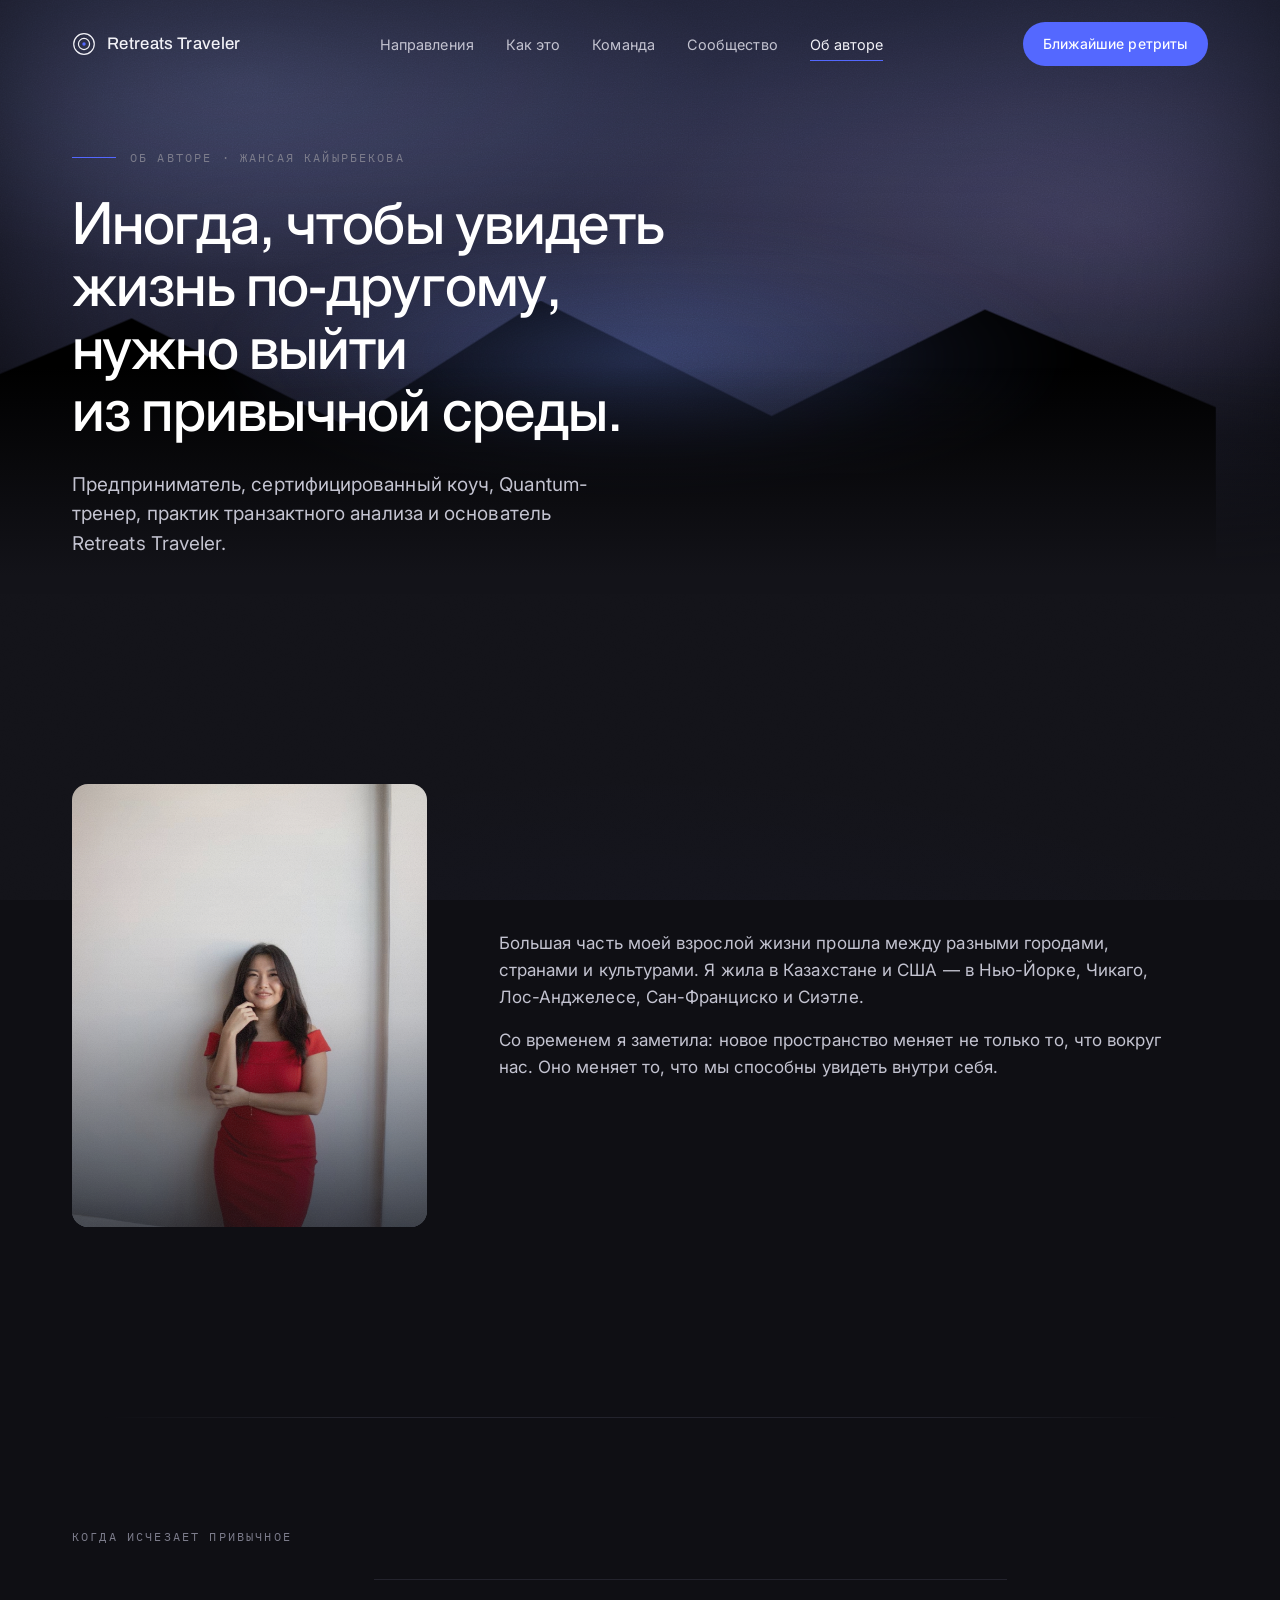
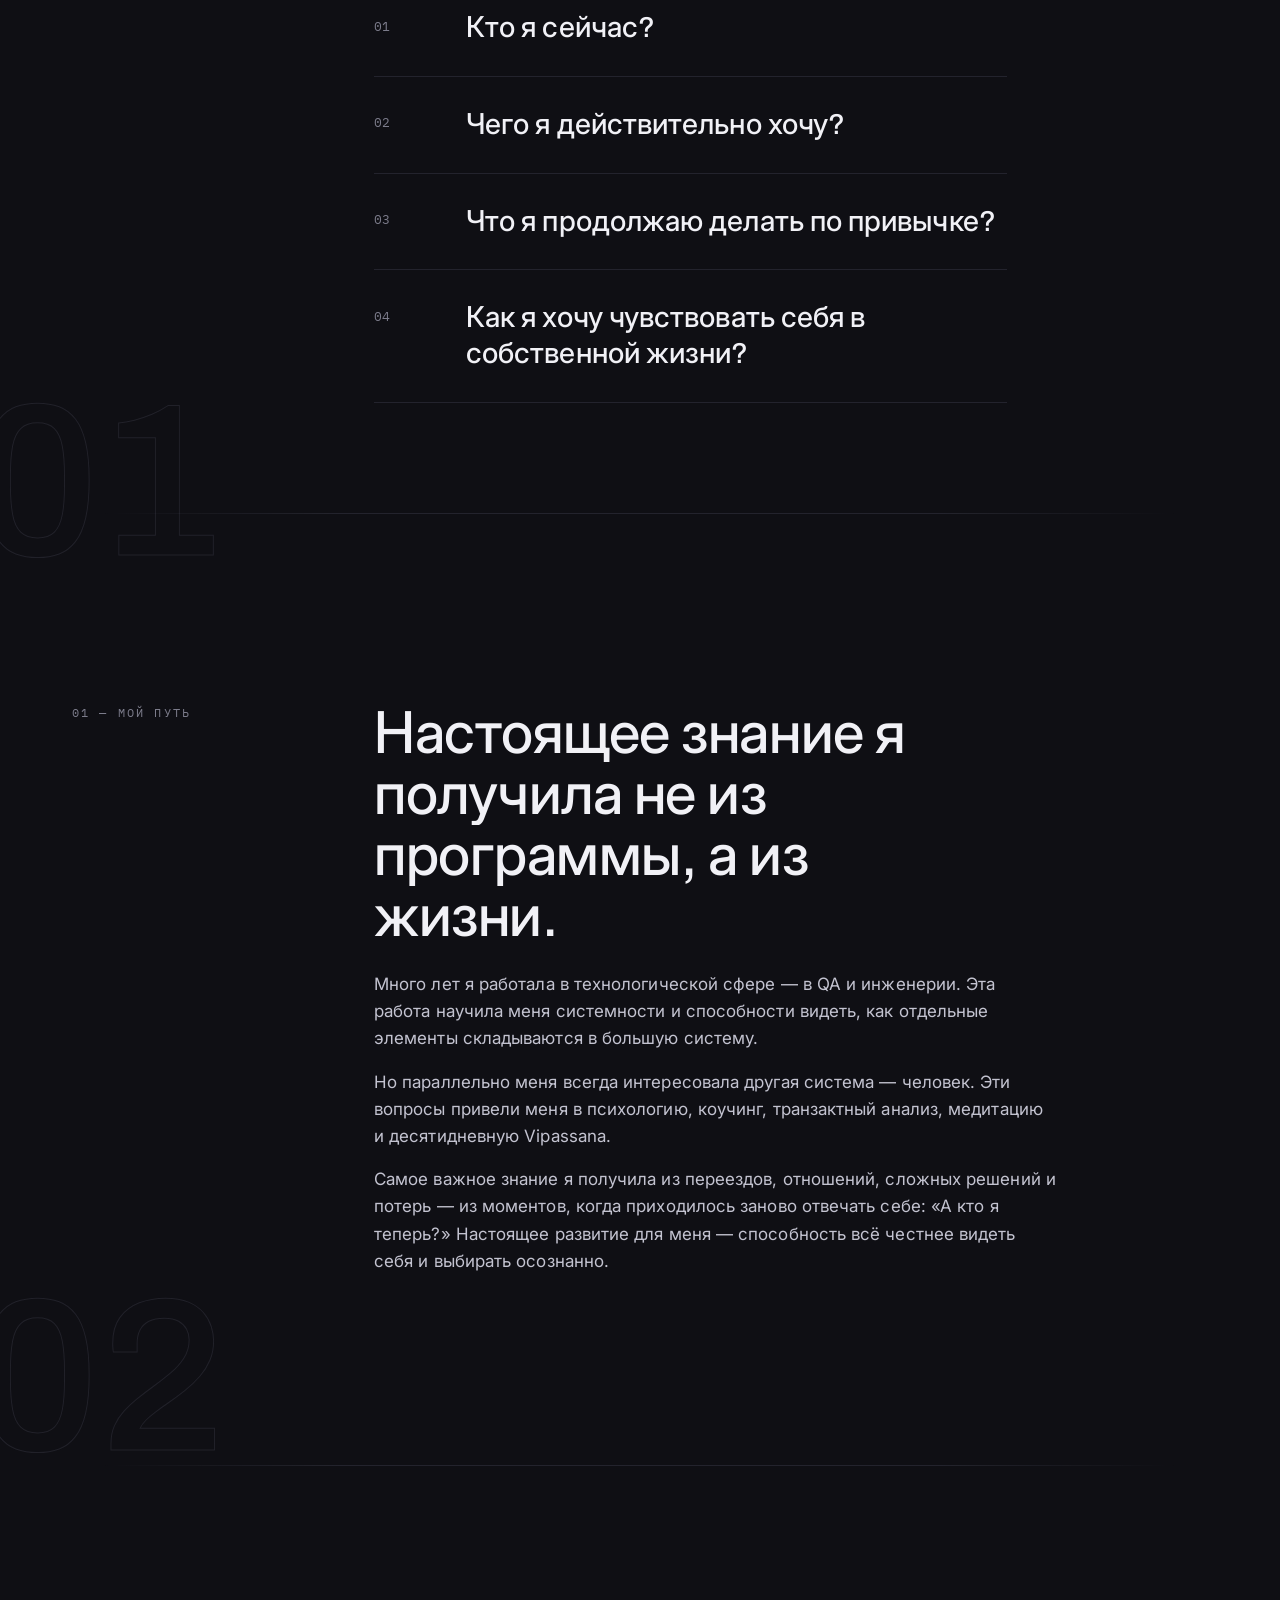
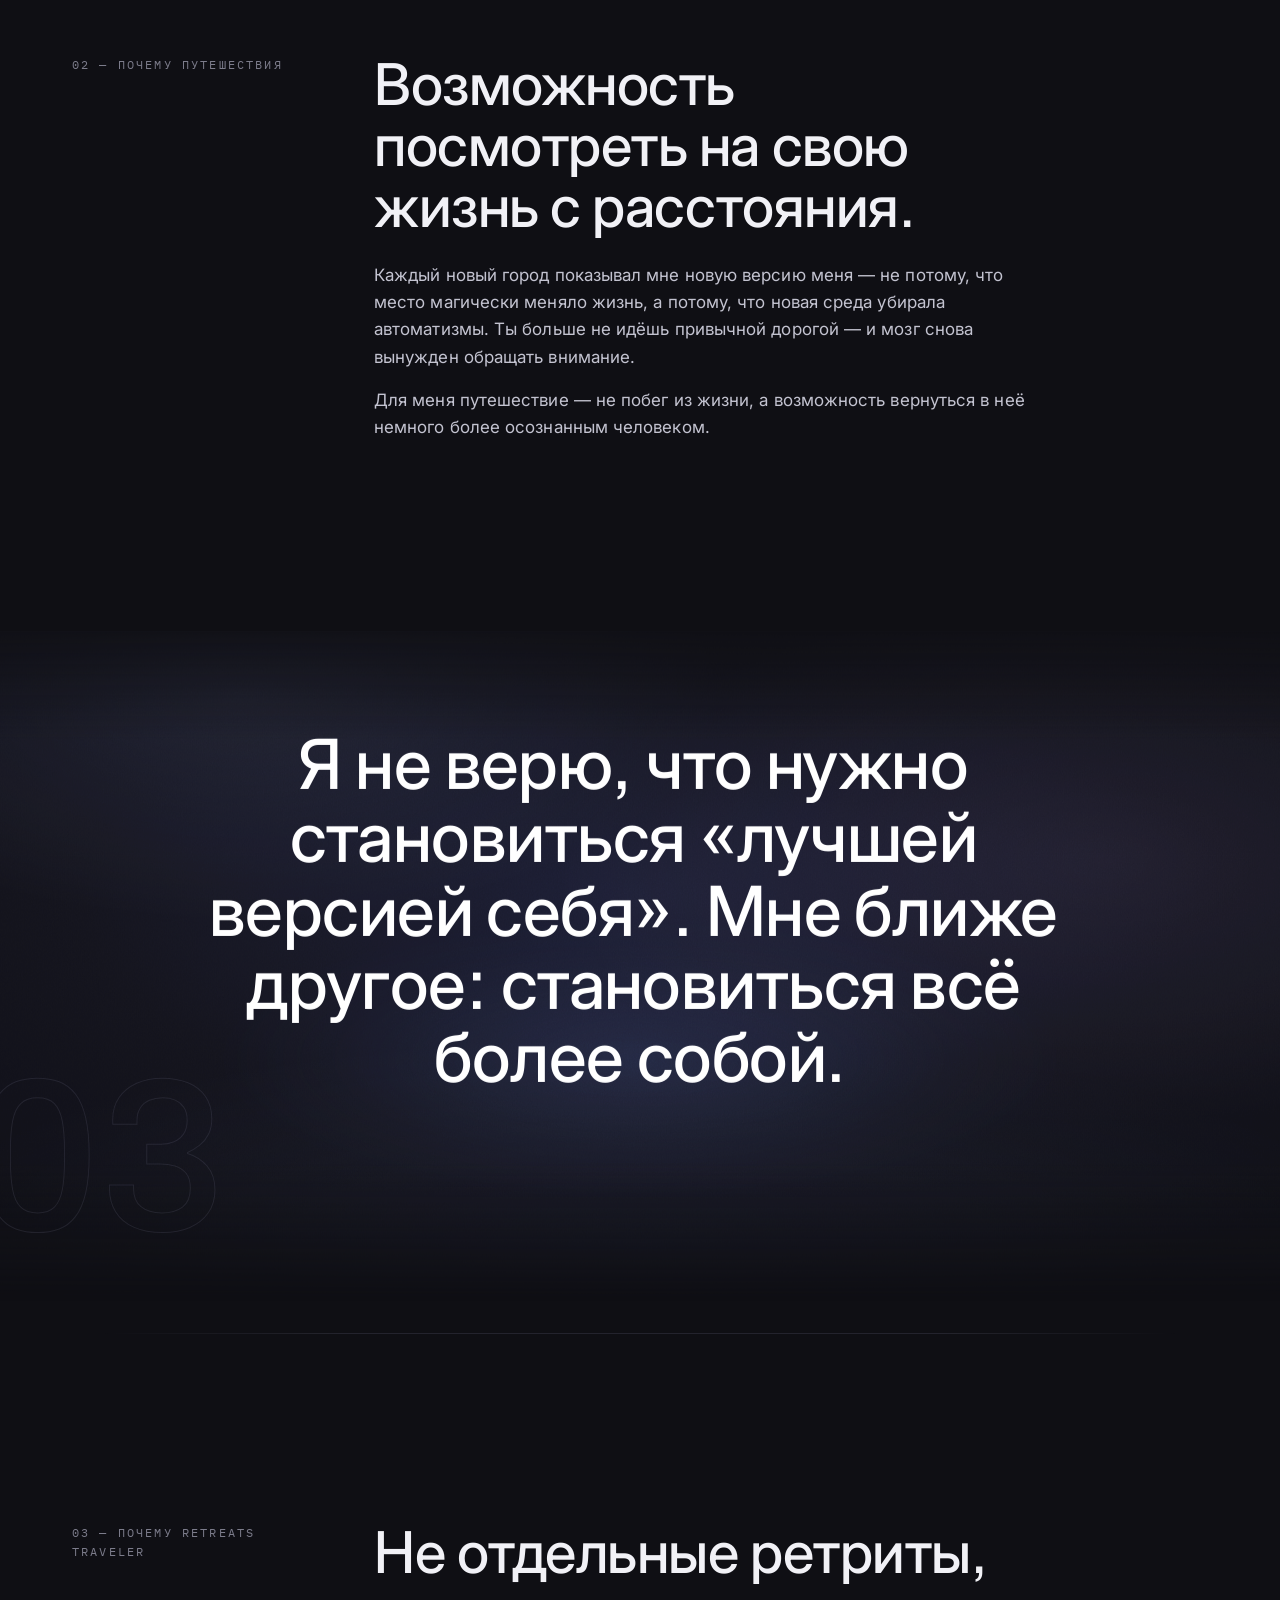
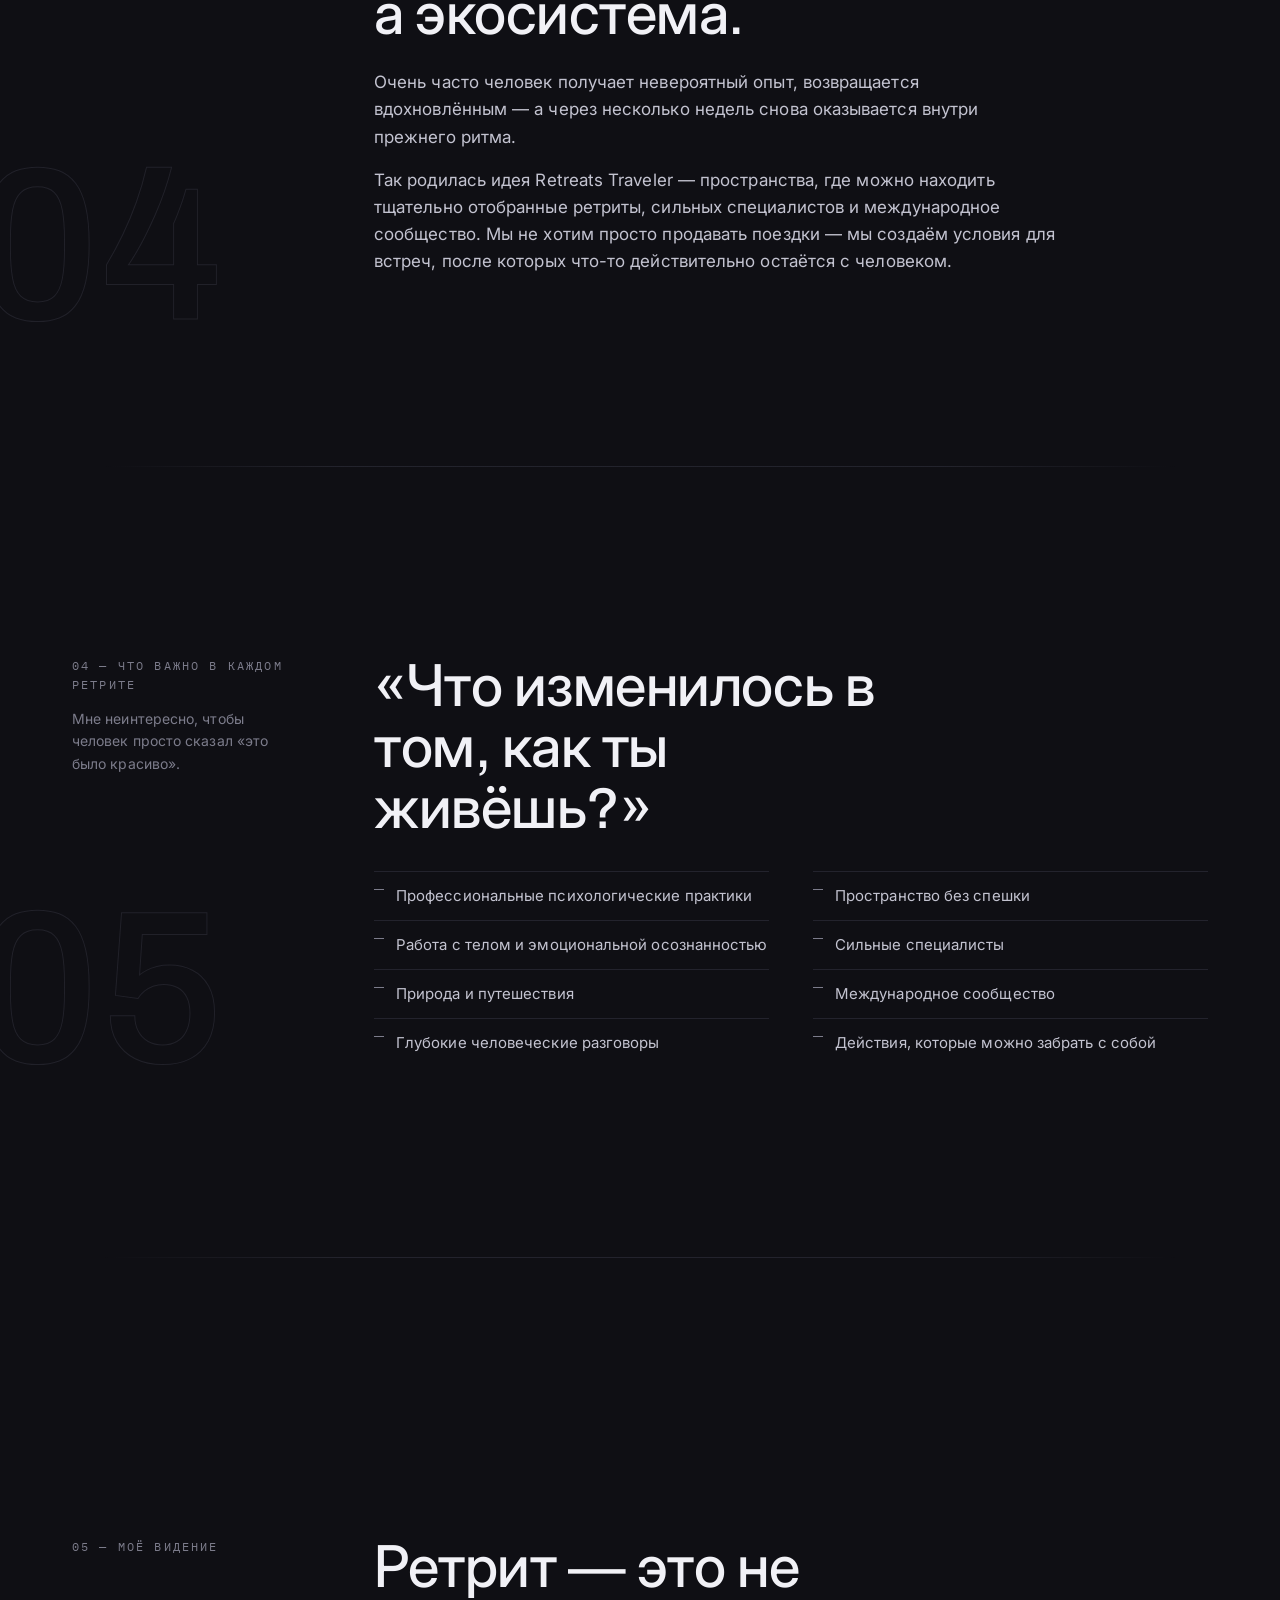
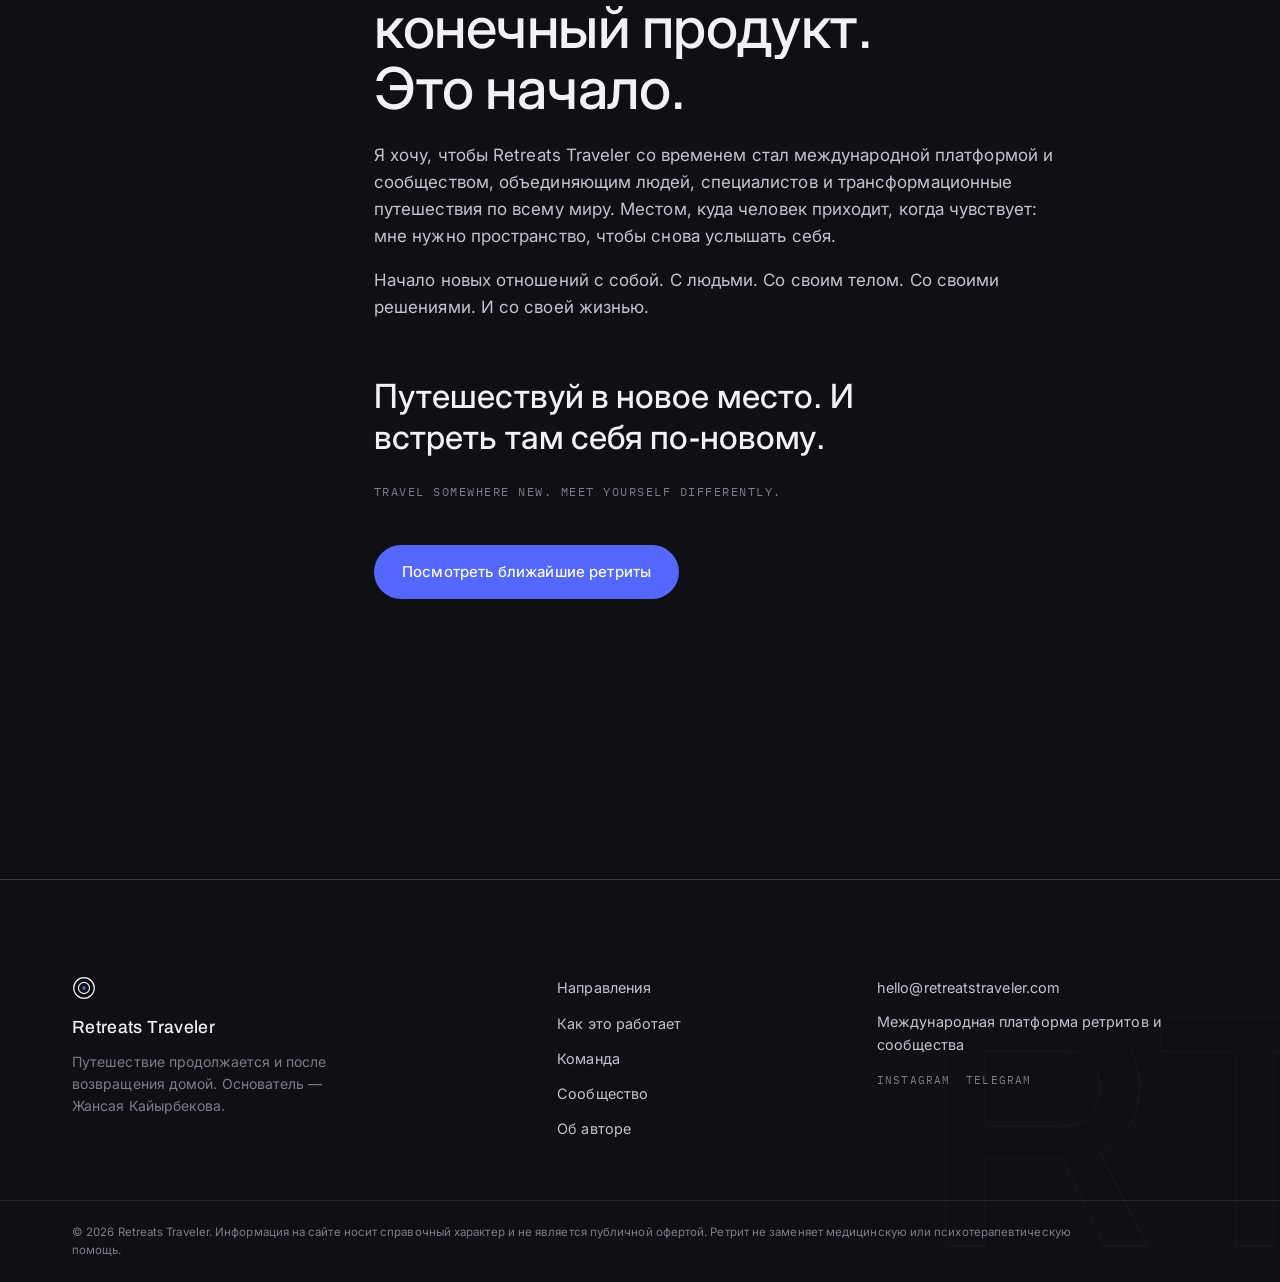
<file: about.html>
<!DOCTYPE html>
<html lang="ru">
<head>
<meta charset="UTF-8" />
<meta name="viewport" content="width=device-width, initial-scale=1" />
<title>Об авторе · Жансая Кайырбекова — Retreats Traveler</title>
<meta name="description" content="Жансая Кайырбекова — предприниматель, сертифицированный коуч, Quantum-тренер, практик транзактного анализа и основатель Retreats Traveler." />
<link rel="preconnect" href="https://fonts.googleapis.com" />
<link rel="preconnect" href="https://fonts.gstatic.com" crossorigin />
<link href="https://fonts.googleapis.com/css2?family=Archivo:wdth,wght@100,420;100,480;110,530&family=Inter:wght@360;400;440;480&family=IBM+Plex+Mono:wght@400;500&display=swap" rel="stylesheet" />
<link rel="stylesheet" href="css/styles.css" />
<link rel="icon" href="data:image/svg+xml,%3Csvg xmlns='http://www.w3.org/2000/svg' viewBox='0 0 32 32'%3E%3Ccircle cx='16' cy='16' r='13' fill='none' stroke='%23ededf3' stroke-width='2'/%3E%3Ccircle cx='16' cy='16' r='5' fill='%235468ff'/%3E%3C/svg%3E" />
</head>
<body>
<div class="env" aria-hidden="true"></div>

<header class="hdr">
  <div class="container hdr__in">
    <a href="index.html" class="brand" aria-label="Retreats Traveler">
      <svg viewBox="0 0 28 28" fill="none" aria-hidden="true"><circle class="brand__ring" cx="14" cy="14" r="12" stroke="currentColor" stroke-width="1.4"/><circle cx="14" cy="14" r="6.5" stroke="currentColor" stroke-width="1.4"/><circle cx="14" cy="14" r="2" fill="#5468ff"/></svg>
      <b>Retreats&nbsp;Traveler</b>
    </a>
    <nav class="nav">
      <a href="index.html#destinations">Направления</a>
      <a href="index.html#journey">Как это</a>
      <a href="index.html#team">Команда</a>
      <a href="index.html#community">Сообщество</a>
      <a href="about.html" class="is-active">Об авторе</a>
    </nav>
    <div class="hdr__act">
      <a href="index.html#destinations" class="btn btn--primary btn--sm"><span class="btn__fill"></span>Ближайшие ретриты</a>
      <button class="burger" aria-label="Меню" aria-expanded="false"><span></span><span></span><span></span></button>
    </div>
  </div>
</header>

<main id="top">

  <section class="hero hero--sub scene" id="hero">
    <div class="scene hero__scene" aria-hidden="true">
      <div class="scene__grad gr-dusk"></div>
      <div class="scene__haze"></div>
      <svg class="scene__ridge" viewBox="0 0 1440 460" preserveAspectRatio="xMidYMax slice">
        <path class="r0" d="M-40 460V260l260-110 240 120 220-140 260 130 240-120 260 110V460z"/>
        <path class="r1" d="M-40 460V320l280-70 240 90 260-70 240 100 240-80 280 70V460z"/>
        <path class="r2" d="M-40 460V390l300-50 260 70 260-50 240 80 260-60 300 50V460z"/>
      </svg>
      <div class="scene__glow"></div>
      <div class="scene__grain"></div>
      <div class="scene__vig"></div>
    </div>
    <div class="container hero__in">
      <p class="label hero__kick">Об авторе · Жансая Кайырбекова</p>
      <h1 class="hero__title">
        <span class="ln-mask"><span>Иногда, чтобы увидеть</span></span>
        <span class="ln-mask"><span>жизнь по-другому,</span></span>
        <span class="ln-mask"><span>нужно выйти</span></span>
        <span class="ln-mask"><span>из привычной среды.</span></span>
      </h1>
      <p class="hero__dek">Предприниматель, сертифицированный коуч, Quantum-тренер, практик транзактного анализа и основатель Retreats Traveler.</p>
    </div>
  </section>

  <section class="sec sec--flush">
    <div class="container split">
      <div class="portrait-lg" data-rv><img class="ph" src="assets/team/zhansaya.jpg" alt="Жансая Кайырбекова" loading="lazy" decoding="async" style="object-position:50% 28%" onerror="this.hidden=true" /><div class="fg" style="position:absolute;inset:0;background:radial-gradient(120% 82% at 30% 14%,#2a2c46,#1a1b28 58%,#14141f)"></div><span class="member__ring"></span><div class="img-scrim img-scrim--soft" aria-hidden="true"></div></div>
      <div class="prose" data-rv>
        <p>Большая часть моей взрослой жизни прошла между разными городами, странами и культурами. Я жила в Казахстане и США — в Нью-Йорке, Чикаго, Лос-Анджелесе, Сан-Франциско и Сиэтле.</p>
        <p>Со временем я заметила: новое пространство меняет не только то, что вокруг нас. Оно меняет то, что мы способны увидеть внутри себя.</p>
      </div>
    </div>
  </section>

  <section class="sec sec--s">
    <div class="container grid">
      <div class="col-aside" data-rv><p class="label">Когда исчезает привычное</p></div>
      <div class="col-mid">
        <ol class="qbig" data-rv>
          <li><p>Кто я сейчас?</p></li>
          <li><p>Чего я действительно хочу?</p></li>
          <li><p>Что я продолжаю делать по привычке?</p></li>
          <li><p>Как я хочу чувствовать себя в собственной жизни?</p></li>
        </ol>
      </div>
    </div>
  </section>

  <section class="sec" id="path">
    <div class="sec__num" data-parallax="0.06">01</div>
    <div class="container grid">
      <div class="col-aside" data-rv><p class="label">01 — Мой путь</p></div>
      <div class="col-main">
        <p class="display-m" data-rv-text style="max-width:18ch">Настоящее знание я получила не из программы, а из жизни.</p>
        <div class="prose" data-rv style="margin-top:24px">
          <p>Много лет я работала в технологической сфере — в QA и инженерии. Эта работа научила меня системности и способности видеть, как отдельные элементы складываются в большую систему.</p>
          <p>Но параллельно меня всегда интересовала другая система — человек. Эти вопросы привели меня в психологию, коучинг, транзактный анализ, медитацию и десятидневную Vipassana.</p>
          <p>Самое важное знание я получила из переездов, отношений, сложных решений и потерь — из моментов, когда приходилось заново отвечать себе: «А кто я теперь?» Настоящее развитие для меня — способность всё честнее видеть себя и выбирать осознанно.</p>
        </div>
      </div>
    </div>
  </section>

  <section class="sec" id="travel">
    <div class="sec__num" data-parallax="0.06">02</div>
    <div class="container grid">
      <div class="col-aside" data-rv><p class="label">02 — Почему путешествия</p></div>
      <div class="col-main">
        <p class="display-m" data-rv-text style="max-width:20ch">Возможность посмотреть на свою жизнь с расстояния.</p>
        <div class="prose" data-rv style="margin-top:24px">
          <p>Каждый новый город показывал мне новую версию меня — не потому, что место магически меняло жизнь, а потому, что новая среда убирала автоматизмы. Ты больше не идёшь привычной дорогой — и мозг снова вынужден обращать внимание.</p>
          <p>Для меня путешествие — не побег из жизни, а возможность вернуться в неё немного более осознанным человеком.</p>
        </div>
      </div>
    </div>
  </section>

  <div class="band">
    <div class="scene band__scene" aria-hidden="true">
      <div class="scene__grad gr-night"></div><div class="scene__haze"></div><div class="scene__glow"></div><div class="scene__grain"></div>
    </div>
    <div class="container band__in">
      <p class="display-m" data-rv-text>Я не верю, что нужно становиться «лучшей версией себя». Мне ближе другое: становиться всё более собой.</p>
    </div>
  </div>

  <section class="sec" id="why-rt">
    <div class="sec__num" data-parallax="0.06">03</div>
    <div class="container grid">
      <div class="col-aside" data-rv><p class="label">03 — Почему Retreats Traveler</p></div>
      <div class="col-main">
        <p class="display-m" data-rv-text style="max-width:20ch">Не отдельные ретриты, а экосистема.</p>
        <div class="prose" data-rv style="margin-top:24px">
          <p>Очень часто человек получает невероятный опыт, возвращается вдохновлённым — а через несколько недель снова оказывается внутри прежнего ритма.</p>
          <p>Так родилась идея Retreats Traveler — пространства, где можно находить тщательно отобранные ретриты, сильных специалистов и международное сообщество. Мы не хотим просто продавать поездки — мы создаём условия для встреч, после которых что-то действительно остаётся с человеком.</p>
        </div>
      </div>
    </div>
  </section>

  <section class="sec" id="matters">
    <div class="sec__num" data-parallax="0.06">04</div>
    <div class="container grid">
      <div class="col-aside" data-rv>
        <p class="label">04 — Что важно в каждом ретрите</p>
        <p class="aside__note">Мне неинтересно, чтобы человек просто сказал «это было красиво».</p>
      </div>
      <div class="col-main">
        <p class="display-m" data-rv-text style="max-width:16ch">«Что изменилось в том, как ты живёшь?»</p>
        <ul class="bullets cols-2" data-rv style="margin-top:32px">
          <li>Профессиональные психологические практики</li>
          <li>Работа с телом и эмоциональной осознанностью</li>
          <li>Природа и путешествия</li>
          <li>Глубокие человеческие разговоры</li>
          <li>Пространство без спешки</li>
          <li>Сильные специалисты</li>
          <li>Международное сообщество</li>
          <li>Действия, которые можно забрать с собой</li>
        </ul>
      </div>
    </div>
  </section>

  <section class="sec sec--l" id="vision">
    <div class="sec__num" data-parallax="0.06">05</div>
    <div class="container grid">
      <div class="col-aside" data-rv><p class="label">05 — Моё видение</p></div>
      <div class="col-main">
        <p class="display-m" data-rv-text style="max-width:16ch">Ретрит — это не конечный продукт. Это начало.</p>
        <div class="prose" data-rv style="margin-top:22px">
          <p>Я хочу, чтобы Retreats Traveler со временем стал международной платформой и сообществом, объединяющим людей, специалистов и трансформационные путешествия по всему миру. Местом, куда человек приходит, когда чувствует: мне нужно пространство, чтобы снова услышать себя.</p>
          <p>Начало новых отношений с собой. С людьми. Со своим телом. Со своими решениями. И со своей жизнью.</p>
        </div>
        <div class="closing" data-rv>
          <p>Путешествуй в новое место. И встреть там себя по-новому.</p>
          <div class="en">Travel somewhere new. Meet yourself differently.</div>
        </div>
        <div class="center-cta" data-rv><a href="index.html#destinations" class="btn btn--primary"><span class="btn__fill"></span>Посмотреть ближайшие ретриты</a></div>
      </div>
    </div>
  </section>

</main>

<footer class="ftr">
  <div class="ftr__mark" aria-hidden="true">RT</div>
  <div class="container ftr__in">
    <div class="ftr__brand">
      <svg viewBox="0 0 28 28" fill="none" width="24" height="24" aria-hidden="true"><circle cx="14" cy="14" r="12" stroke="#f1f1f6" stroke-width="1.4"/><circle cx="14" cy="14" r="6.5" stroke="#f1f1f6" stroke-width="1.4"/><circle cx="14" cy="14" r="2" fill="#5468ff"/></svg>
      <b>Retreats Traveler</b>
      <p>Путешествие продолжается и после возвращения домой. Основатель — Жансая Кайырбекова.</p>
    </div>
    <nav class="ftr__nav">
      <a href="index.html#destinations">Направления</a>
      <a href="index.html#journey">Как это работает</a>
      <a href="index.html#team">Команда</a>
      <a href="index.html#community">Сообщество</a>
      <a href="about.html">Об авторе</a>
    </nav>
    <div class="ftr__c">
      <a href="mailto:hello@retreatstraveler.com">hello@retreatstraveler.com</a>
      <span>Международная платформа ретритов и сообщества</span>
      <div class="ftr__soc"><a href="#">Instagram</a><a href="#">Telegram</a></div>
    </div>
  </div>
  <div class="ftr__legal"><div class="container"><p>© <span data-year></span> Retreats Traveler. Информация на сайте носит справочный характер и не является публичной офертой. Ретрит не заменяет медицинскую или психотерапевтическую помощь.</p></div></div>
</footer>

<script src="js/main.js"></script>
</body>
</html>
</file>
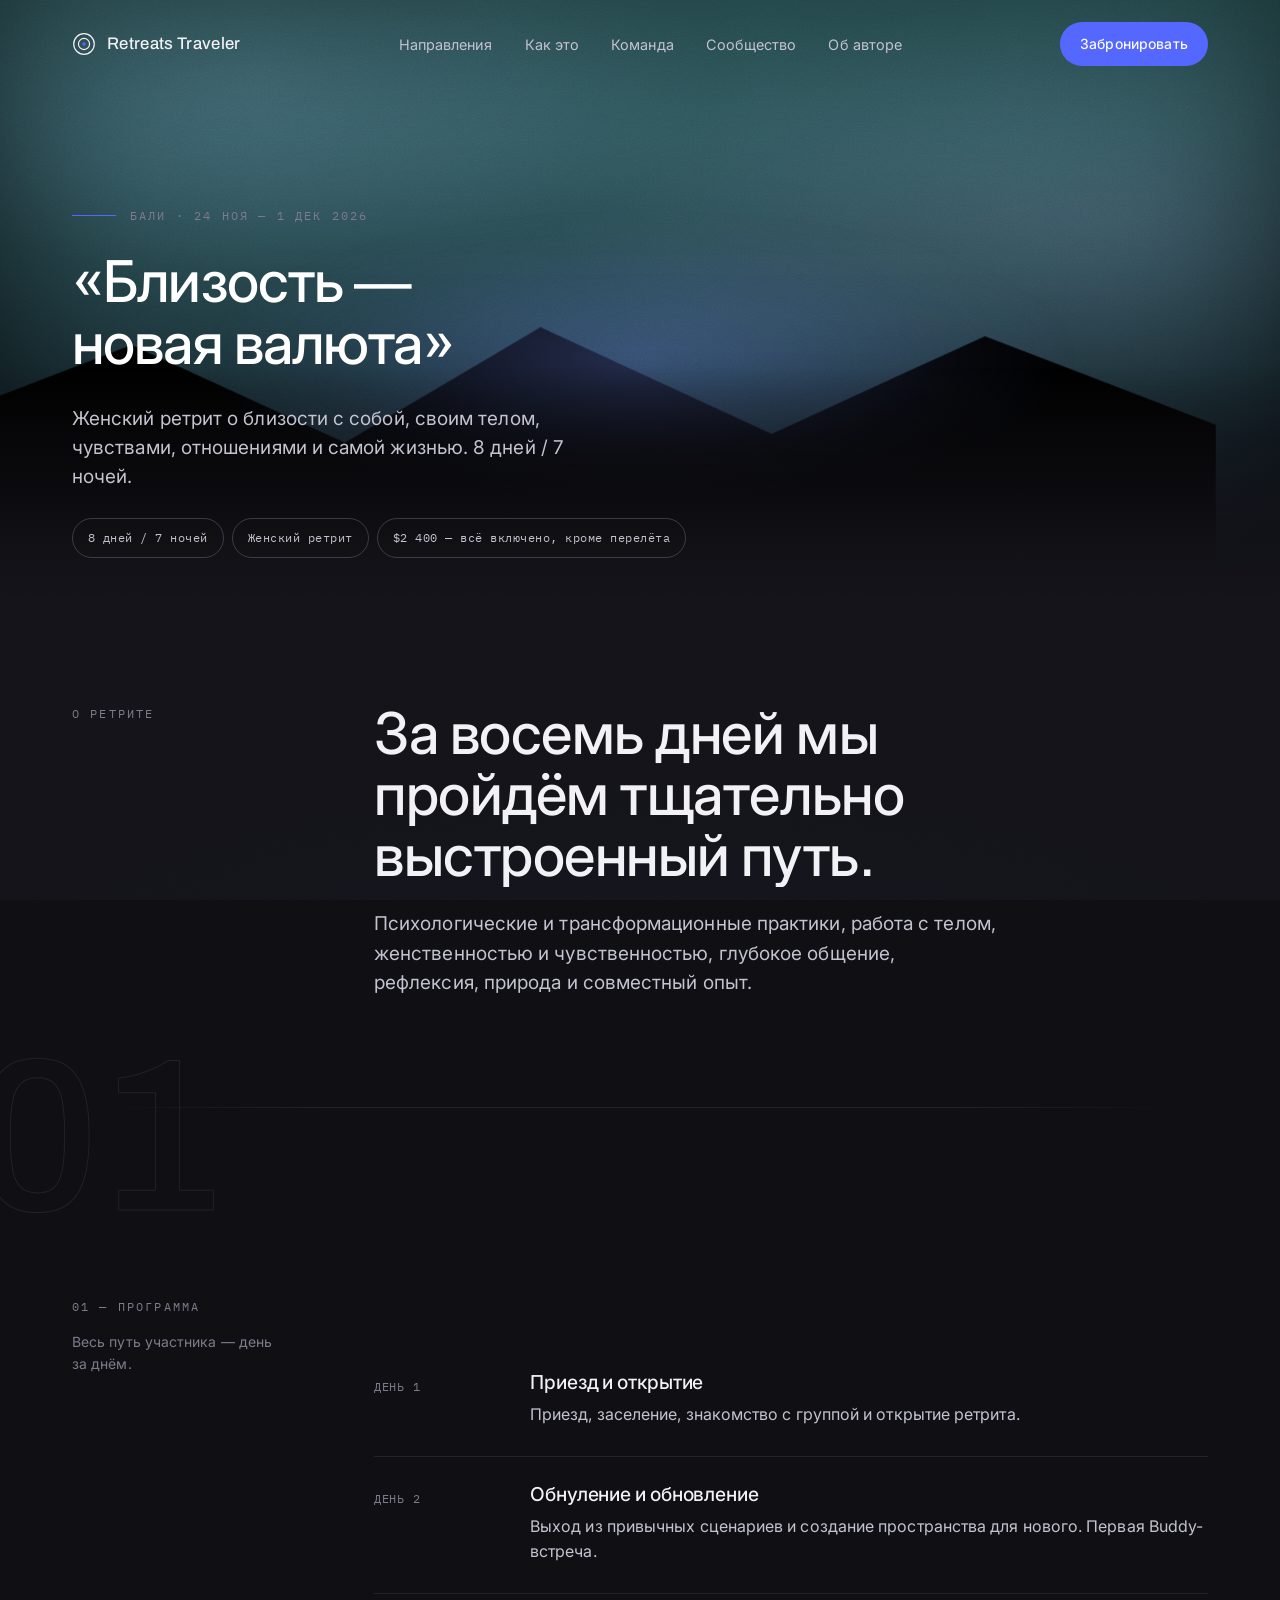
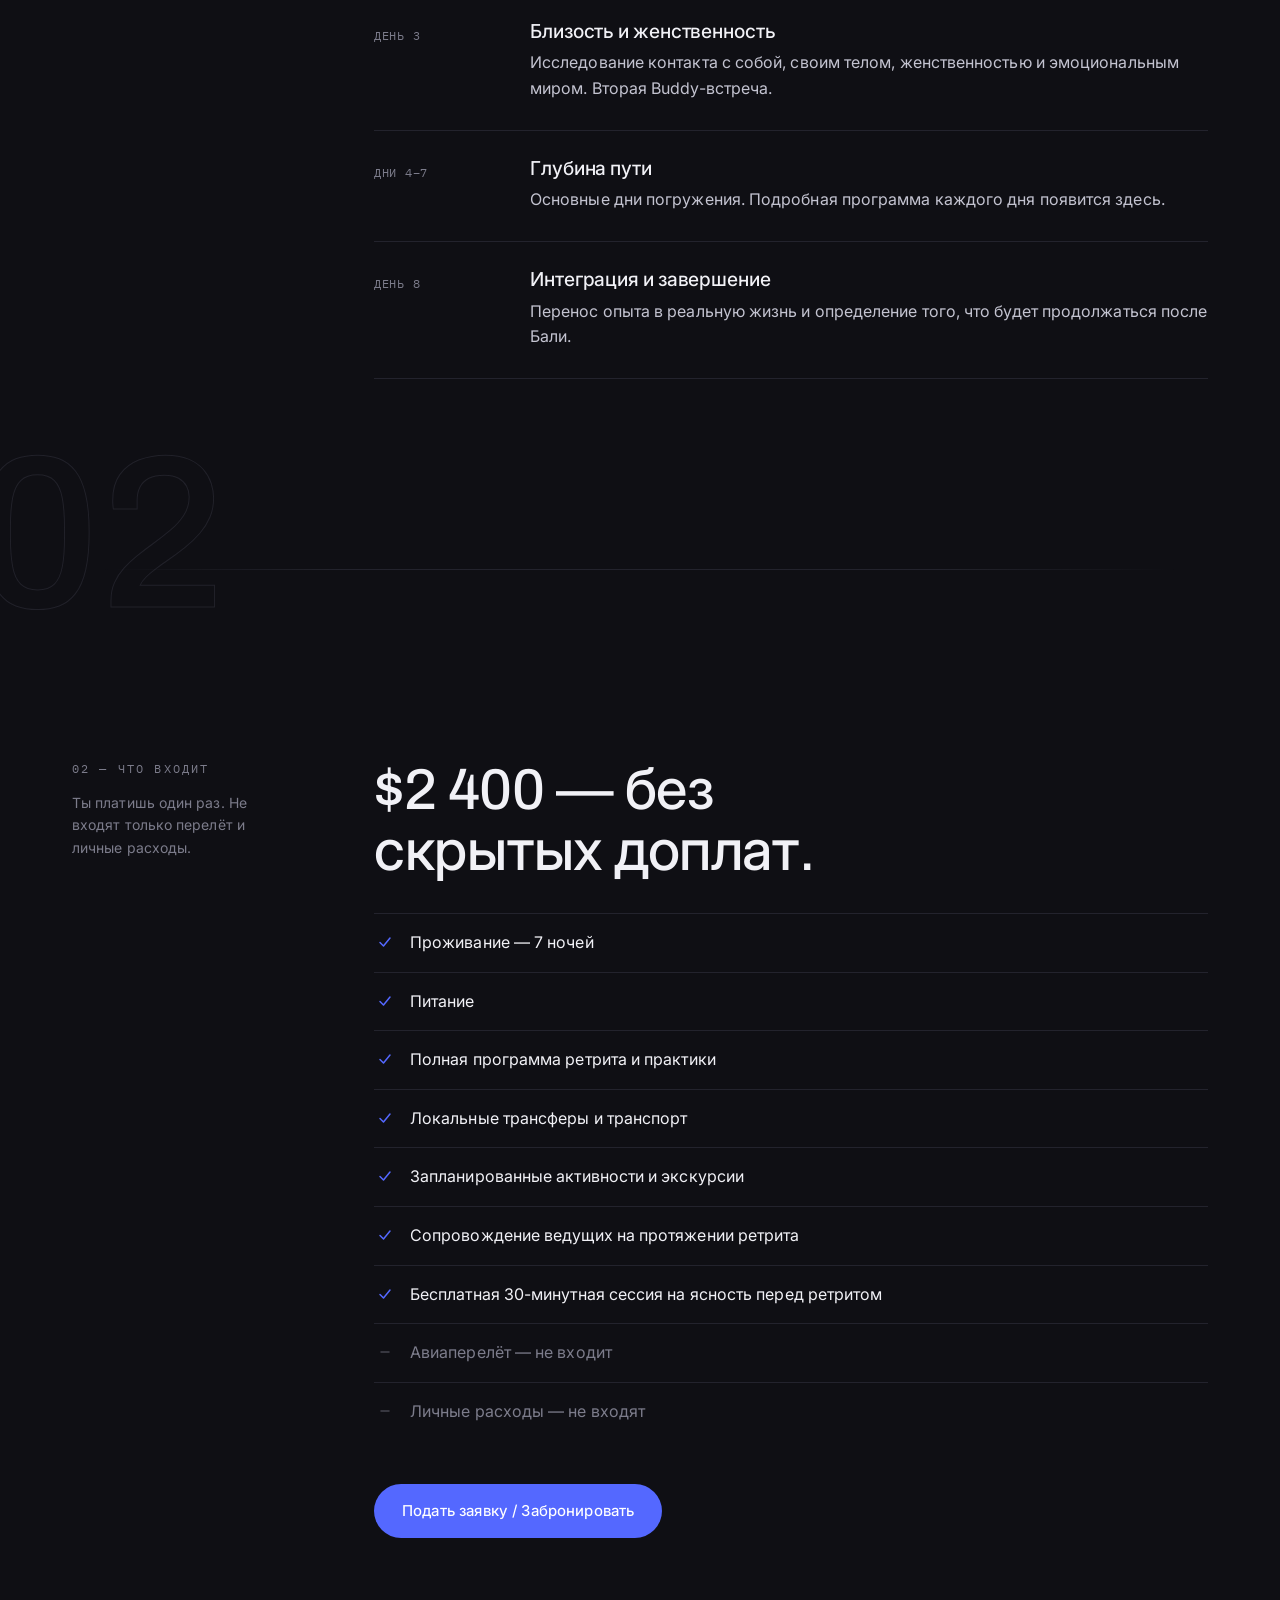
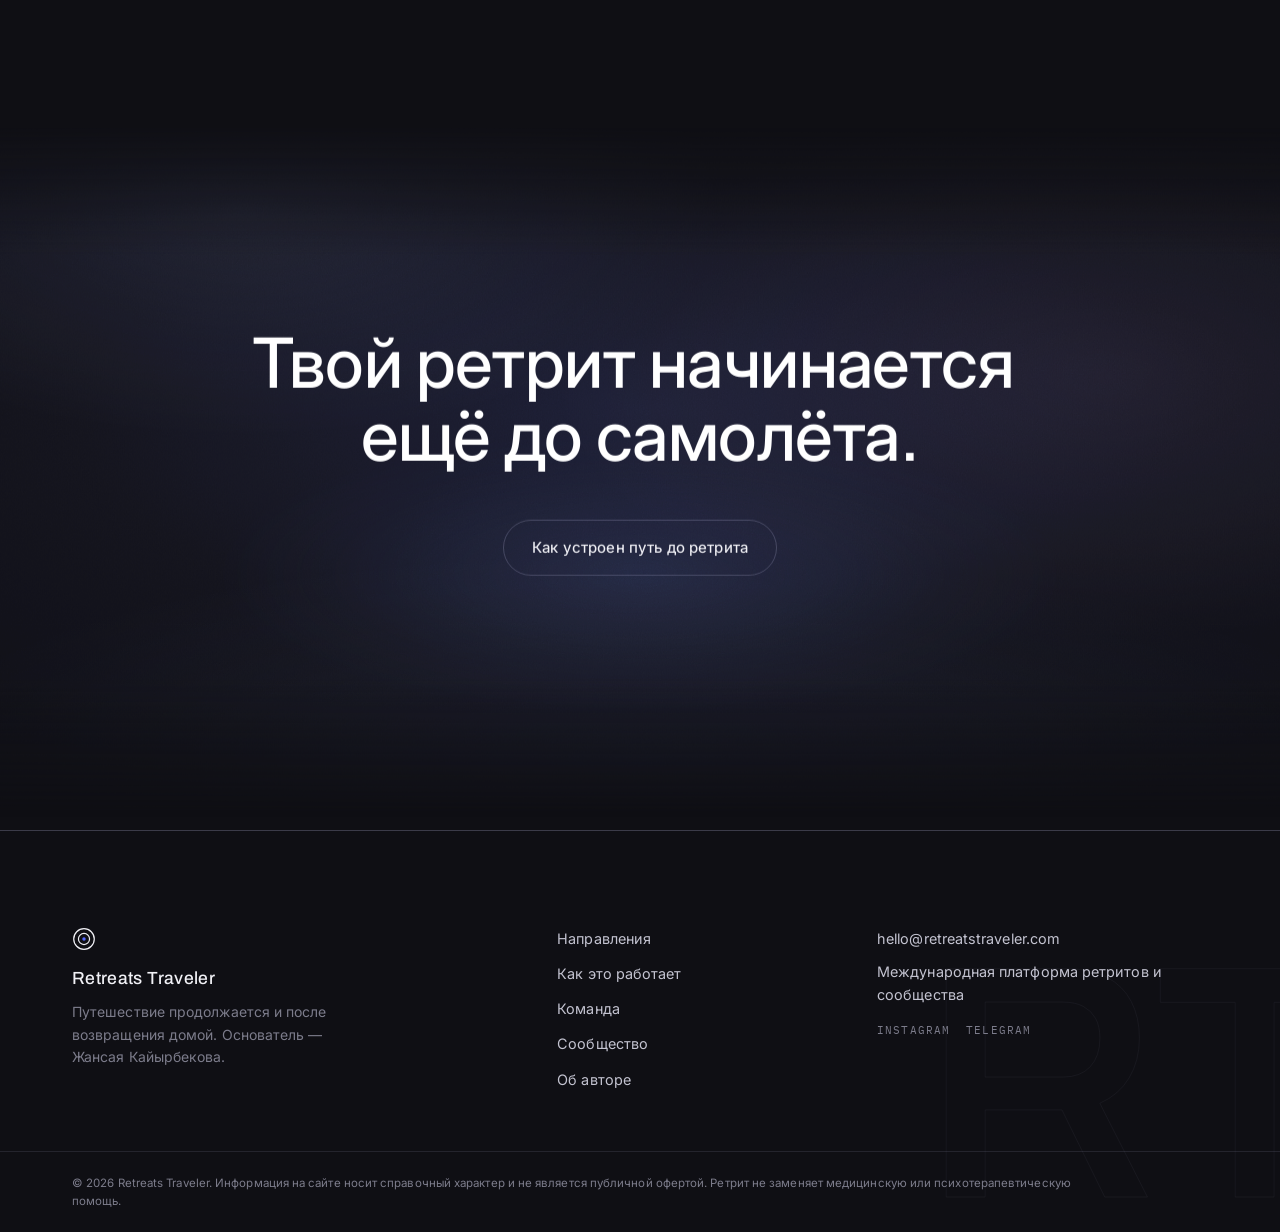
<file: bali.html>
<!DOCTYPE html>
<html lang="ru">
<head>
<meta charset="UTF-8" />
<meta name="viewport" content="width=device-width, initial-scale=1" />
<title>Бали · «Близость — новая валюта» — Retreats Traveler</title>
<meta name="description" content="Женский ретрит Retreats Traveler на Бали, 24 ноября — 1 декабря 2026. 8 дней / 7 ночей. Программа по дням, что входит, $2 400." />
<link rel="preconnect" href="https://fonts.googleapis.com" />
<link rel="preconnect" href="https://fonts.gstatic.com" crossorigin />
<link href="https://fonts.googleapis.com/css2?family=Archivo:wdth,wght@100,420;100,480;110,530&family=Inter:wght@360;400;440;480&family=IBM+Plex+Mono:wght@400;500&display=swap" rel="stylesheet" />
<link rel="stylesheet" href="css/styles.css" />
<link rel="icon" href="data:image/svg+xml,%3Csvg xmlns='http://www.w3.org/2000/svg' viewBox='0 0 32 32'%3E%3Ccircle cx='16' cy='16' r='13' fill='none' stroke='%23ededf3' stroke-width='2'/%3E%3Ccircle cx='16' cy='16' r='5' fill='%235468ff'/%3E%3C/svg%3E" />
</head>
<body>
<div class="env" aria-hidden="true"></div>

<header class="hdr">
  <div class="container hdr__in">
    <a href="index.html" class="brand" aria-label="Retreats Traveler">
      <svg viewBox="0 0 28 28" fill="none" aria-hidden="true"><circle class="brand__ring" cx="14" cy="14" r="12" stroke="currentColor" stroke-width="1.4"/><circle cx="14" cy="14" r="6.5" stroke="currentColor" stroke-width="1.4"/><circle cx="14" cy="14" r="2" fill="#5468ff"/></svg>
      <b>Retreats&nbsp;Traveler</b>
    </a>
    <nav class="nav">
      <a href="index.html#destinations">Направления</a>
      <a href="index.html#journey">Как это</a>
      <a href="index.html#team">Команда</a>
      <a href="index.html#community">Сообщество</a>
      <a href="about.html">Об авторе</a>
    </nav>
    <div class="hdr__act">
      <a href="index.html#contact" class="btn btn--primary btn--sm"><span class="btn__fill"></span>Забронировать</a>
      <button class="burger" aria-label="Меню" aria-expanded="false"><span></span><span></span><span></span></button>
    </div>
  </div>
</header>

<main id="top">

  <section class="hero hero--sub scene" id="hero">
    <div class="scene hero__scene" aria-hidden="true">
      <div class="scene__grad gr-bali"></div>
      <div class="scene__haze"></div>
      <svg class="scene__ridge" viewBox="0 0 1440 460" preserveAspectRatio="xMidYMax slice">
        <path class="r1" d="M-40 460V280l260-100 240 110 220-130 260 120 240-110 260 100V460z"/>
        <path class="r2" d="M-40 460V340l280-70 240 90 260-70 240 100 240-80 280 70V460z"/>
        <path class="r3" d="M-40 460V400l300-50 260 70 260-50 240 80 260-60 300 50V460z"/>
      </svg>
      <div class="scene__glow"></div>
      <div class="scene__grain"></div>
      <div class="scene__vig"></div>
    </div>
    <div class="container hero__in">
      <p class="label hero__kick">Бали · 24 ноя — 1 дек 2026</p>
      <h1 class="hero__title">
        <span class="ln-mask"><span>«Близость —</span></span>
        <span class="ln-mask"><span>новая валюта»</span></span>
      </h1>
      <p class="hero__dek">Женский ретрит о близости с собой, своим телом, чувствами, отношениями и самой жизнью. 8 дней / 7 ночей.</p>
      <div class="chips">
        <span class="chip">8 дней / 7 ночей</span>
        <span class="chip">Женский ретрит</span>
        <span class="chip">$2 400 — всё включено, кроме перелёта</span>
      </div>
    </div>
  </section>

  <section class="sec sec--s sec--flush">
    <div class="container grid">
      <div class="col-aside" data-rv><p class="label">О ретрите</p></div>
      <div class="col-mid">
        <p class="display-m" data-rv-text>За восемь дней мы пройдём тщательно выстроенный путь.</p>
        <p class="lead" data-rv style="margin-top:22px">Психологические и трансформационные практики, работа с телом, женственностью и чувственностью, глубокое общение, рефлексия, природа и совместный опыт.</p>
      </div>
    </div>
  </section>

  <section class="sec" id="program">
    <div class="sec__num" data-parallax="0.06">01</div>
    <div class="container grid">
      <div class="col-aside" data-rv>
        <p class="label">01 — Программа</p>
        <p class="aside__note">Весь путь участника — день за днём.</p>
      </div>
      <div class="col-main">
        <ol class="timeline" data-rv>
          <li><div class="d">День 1</div><div><h3>Приезд и открытие</h3><p>Приезд, заселение, знакомство с группой и открытие ретрита.</p></div></li>
          <li><div class="d">День 2</div><div><h3>Обнуление и обновление</h3><p>Выход из привычных сценариев и создание пространства для нового. Первая Buddy-встреча.</p></div></li>
          <li><div class="d">День 3</div><div><h3>Близость и женственность</h3><p>Исследование контакта с собой, своим телом, женственностью и эмоциональным миром. Вторая Buddy-встреча.</p></div></li>
          <li><div class="d">Дни 4–7</div><div><h3>Глубина пути</h3><p>Основные дни погружения. Подробная программа каждого дня появится здесь.</p></div></li>
          <li><div class="d">День 8</div><div><h3>Интеграция и завершение</h3><p>Перенос опыта в реальную жизнь и определение того, что будет продолжаться после Бали.</p></div></li>
        </ol>
      </div>
    </div>
  </section>

  <section class="sec" id="included">
    <div class="sec__num" data-parallax="0.06">02</div>
    <div class="container grid">
      <div class="col-aside" data-rv>
        <p class="label">02 — Что входит</p>
        <p class="aside__note">Ты платишь один раз. Не входят только перелёт и личные расходы.</p>
      </div>
      <div class="col-main">
        <p class="display-m" data-rv-text style="max-width:16ch">$2 400 — без скрытых доплат.</p>
        <ul class="spec-list" data-rv style="margin-top:32px">
          <li><svg viewBox="0 0 18 18" fill="none"><path d="M4 9.5l3.5 3.5L14 5" stroke="currentColor" stroke-width="1.5" stroke-linecap="round" stroke-linejoin="round"/></svg>Проживание — 7 ночей</li>
          <li><svg viewBox="0 0 18 18" fill="none"><path d="M4 9.5l3.5 3.5L14 5" stroke="currentColor" stroke-width="1.5" stroke-linecap="round" stroke-linejoin="round"/></svg>Питание</li>
          <li><svg viewBox="0 0 18 18" fill="none"><path d="M4 9.5l3.5 3.5L14 5" stroke="currentColor" stroke-width="1.5" stroke-linecap="round" stroke-linejoin="round"/></svg>Полная программа ретрита и практики</li>
          <li><svg viewBox="0 0 18 18" fill="none"><path d="M4 9.5l3.5 3.5L14 5" stroke="currentColor" stroke-width="1.5" stroke-linecap="round" stroke-linejoin="round"/></svg>Локальные трансферы и транспорт</li>
          <li><svg viewBox="0 0 18 18" fill="none"><path d="M4 9.5l3.5 3.5L14 5" stroke="currentColor" stroke-width="1.5" stroke-linecap="round" stroke-linejoin="round"/></svg>Запланированные активности и экскурсии</li>
          <li><svg viewBox="0 0 18 18" fill="none"><path d="M4 9.5l3.5 3.5L14 5" stroke="currentColor" stroke-width="1.5" stroke-linecap="round" stroke-linejoin="round"/></svg>Сопровождение ведущих на протяжении ретрита</li>
          <li><svg viewBox="0 0 18 18" fill="none"><path d="M4 9.5l3.5 3.5L14 5" stroke="currentColor" stroke-width="1.5" stroke-linecap="round" stroke-linejoin="round"/></svg>Бесплатная 30-минутная сессия на ясность перед ретритом</li>
          <li data-no><svg viewBox="0 0 18 18" fill="none"><path d="M5 9h8" stroke="currentColor" stroke-width="1.5" stroke-linecap="round"/></svg>Авиаперелёт — не входит</li>
          <li data-no><svg viewBox="0 0 18 18" fill="none"><path d="M5 9h8" stroke="currentColor" stroke-width="1.5" stroke-linecap="round"/></svg>Личные расходы — не входят</li>
        </ul>
        <div class="center-cta" data-rv><a href="index.html#contact" class="btn btn--primary"><span class="btn__fill"></span>Подать заявку / Забронировать</a></div>
      </div>
    </div>
  </section>

  <div class="band">
    <div class="scene band__scene" aria-hidden="true">
      <div class="scene__grad gr-night"></div><div class="scene__haze"></div><div class="scene__glow"></div><div class="scene__grain"></div>
    </div>
    <div class="container band__in">
      <p class="display-m" data-rv-text>Твой ретрит начинается ещё до самолёта.</p>
      <div class="center-cta"><a href="index.html#journey" class="btn btn--ghost"><span class="btn__fill"></span>Как устроен путь до ретрита</a></div>
    </div>
  </div>

</main>

<footer class="ftr">
  <div class="ftr__mark" aria-hidden="true">RT</div>
  <div class="container ftr__in">
    <div class="ftr__brand">
      <svg viewBox="0 0 28 28" fill="none" width="24" height="24" aria-hidden="true"><circle cx="14" cy="14" r="12" stroke="#f1f1f6" stroke-width="1.4"/><circle cx="14" cy="14" r="6.5" stroke="#f1f1f6" stroke-width="1.4"/><circle cx="14" cy="14" r="2" fill="#5468ff"/></svg>
      <b>Retreats Traveler</b>
      <p>Путешествие продолжается и после возвращения домой. Основатель — Жансая Кайырбекова.</p>
    </div>
    <nav class="ftr__nav">
      <a href="index.html#destinations">Направления</a>
      <a href="index.html#journey">Как это работает</a>
      <a href="index.html#team">Команда</a>
      <a href="index.html#community">Сообщество</a>
      <a href="about.html">Об авторе</a>
    </nav>
    <div class="ftr__c">
      <a href="mailto:hello@retreatstraveler.com">hello@retreatstraveler.com</a>
      <span>Международная платформа ретритов и сообщества</span>
      <div class="ftr__soc"><a href="#">Instagram</a><a href="#">Telegram</a></div>
    </div>
  </div>
  <div class="ftr__legal"><div class="container"><p>© <span data-year></span> Retreats Traveler. Информация на сайте носит справочный характер и не является публичной офертой. Ретрит не заменяет медицинскую или психотерапевтическую помощь.</p></div></div>
</footer>

<script src="js/main.js"></script>
</body>
</html>
</file>
<file: css/styles.css>
/* ============================================================
   RETREATS TRAVELER
   Art direction: "Alpine at blue hour" — authored, cinematic,
   quiet. Dark monochrome + one cobalt signal. Generative
   visuals, editorial typography, motion with restraint.
   ============================================================ */

:root{
  /* ---- color ---- */
  --bg:#131319;
  --bg-2:#0f0f14;
  --surface:#1b1b24;
  --raised:#23232f;
  --line:rgba(162,164,196,.14);
  --line-2:rgba(162,164,196,.30);
  --text:#f1f1f6;
  --body:#c3c3d0;
  --muted:#7c7c8b;
  --accent:#5468ff;
  --accent-hi:#7183ff;
  --accent-soft:rgba(84,104,255,.16);
  --white:#fff;

  /* ---- type ---- */
  --ff-display:'Archivo','Inter',ui-sans-serif,system-ui,sans-serif;
  --ff:'Inter',ui-sans-serif,system-ui,-apple-system,'Segoe UI',sans-serif;
  --ff-mono:'IBM Plex Mono',ui-monospace,SFMono-Regular,Menlo,monospace;

  --t-label:.75rem;
  --t-sm:.875rem;
  --t-base:1rem;
  --t-lead:1.1875rem;
  --d-s:clamp(1.6rem,2.6vw,2.2rem);
  --d-m:clamp(2.3rem,5vw,3.6rem);
  --d-l:clamp(2.7rem,6vw,5rem);
  --numeral:clamp(6.5rem,17vw,15rem);

  /* ---- space ---- */
  --gutter:clamp(22px,6vw,72px);
  --container:1320px;
  --pad-s:clamp(64px,10vw,110px);
  --pad-m:clamp(110px,15vw,190px);
  --pad-l:clamp(150px,22vw,280px);

  /* ---- shape ---- */
  --r:16px;
  --r-s:10px;
  --r-pill:999px;

  /* ---- motion language ----
     micro   : buttons, links, icons, nav — near-instant response
     content : text, cards, reveals — the working speed
     cine    : hero, big media, backgrounds, section transitions */
  --dur-micro:.16s;
  --dur-1:.16s;
  --dur-2:.3s;
  --dur-3:.62s;
  --dur-4:1.15s;
  --dur-cine:1.2s;
  --ease-micro:cubic-bezier(.34,0,.24,1);
  --ease:cubic-bezier(.4,.05,.18,1);
  --ease-out:cubic-bezier(.22,.72,.11,1);
  --ease-cine:cubic-bezier(.42,0,.1,1);
}

*,*::before,*::after{box-sizing:border-box;margin:0;padding:0}
html{-webkit-text-size-adjust:100%;background:var(--bg-2)}
/* anchor targets land clear of the fixed header */
.hero,.sec,.band,.rail,.journey,[id]{scroll-margin-top:86px}
body{
  font-family:var(--ff);font-size:var(--t-base);line-height:1.6;font-weight:400;
  color:var(--body);background:transparent;
  -webkit-font-smoothing:antialiased;overflow-x:hidden;letter-spacing:.005em;
}
body.nav-open{overflow:hidden}
img,svg,canvas{display:block;max-width:100%}

/* ---- one continuous environment behind the whole page ---- */
.env{
  position:fixed;inset:0;z-index:0;pointer-events:none;
  background:
    radial-gradient(130% 78% at 50% -16%, rgba(96,112,255,.075), transparent 56%),
    radial-gradient(96% 56% at 50% 120%, rgba(84,104,255,.04), transparent 62%),
    var(--bg);
}
.env::after{
  content:"";position:absolute;inset:0;opacity:.03;mix-blend-mode:overlay;
  background-image:url("data:image/svg+xml,%3Csvg xmlns='http://www.w3.org/2000/svg' width='180' height='180'%3E%3Cfilter id='g'%3E%3CfeTurbulence type='fractalNoise' baseFrequency='0.85' numOctaves='2' stitchTiles='stitch'/%3E%3CfeColorMatrix type='saturate' values='0'/%3E%3C/filter%3E%3Crect width='100%25' height='100%25' filter='url(%23g)'/%3E%3C/svg%3E");
}
.hdr{z-index:900}
main{position:relative;z-index:1}
.ftr{position:relative;z-index:1}
a{color:inherit;text-decoration:none}
button{font:inherit;color:inherit;background:none;border:none;cursor:pointer}
::selection{background:var(--accent);color:var(--white)}

.container{width:min(var(--container),100% - var(--gutter)*2);margin-inline:auto}

/* ---- typographic primitives ---- */
h1,h2,h3,h4{font-family:var(--ff-display);font-weight:480;line-height:1.08;letter-spacing:-.005em;color:var(--text)}
.display-l{font-family:var(--ff-display);font-weight:480;font-size:var(--d-l);line-height:1;letter-spacing:-.012em;color:var(--white)}
.display-m{font-family:var(--ff-display);font-weight:480;font-size:var(--d-m);line-height:1.06;letter-spacing:-.008em;color:var(--text)}
.display-s{font-family:var(--ff-display);font-weight:480;font-size:var(--d-s);line-height:1.14;color:var(--text)}
.label{font-family:var(--ff-mono);font-size:var(--t-label);letter-spacing:.18em;text-transform:uppercase;color:var(--muted)}
.lead{font-size:var(--t-lead);line-height:1.55;color:var(--body);max-width:52ch}
.body-mut{color:var(--muted)}
.measure{max-width:60ch}

/* ---- links ---- */
.ln{position:relative;color:var(--text);display:inline-flex;align-items:center;gap:.5em}
.ln::after{content:"";position:absolute;left:0;right:0;bottom:-3px;height:1px;background:currentColor;transform:scaleX(0);transform-origin:right;transition:transform var(--dur-2) var(--ease-out)}
.ln:hover::after{transform:scaleX(1);transform-origin:left}
.ln .arw{transition:transform var(--dur-micro) var(--ease-micro)}
.ln:hover .arw{transform:translateX(4px)}

/* ---- buttons ---- */
.btn{
  --bpad:15px 28px;
  position:relative;display:inline-flex;align-items:center;justify-content:center;gap:.6em;
  padding:var(--bpad);font-size:.9375rem;font-weight:460;letter-spacing:.01em;
  border-radius:var(--r-pill);overflow:hidden;isolation:isolate;
  transition:color var(--dur-2) var(--ease),transform var(--dur-2) var(--ease),border-color var(--dur-2) var(--ease);
  will-change:transform;
}
.btn--sm{--bpad:11px 20px;font-size:.875rem}
.btn__fill{position:absolute;inset:0;z-index:-1;background:var(--accent);transform:translateY(0);transition:transform .5s var(--ease-cine),background var(--dur-micro) var(--ease-micro)}
.btn--primary{color:var(--white)}
.btn--primary:hover .btn__fill{background:var(--accent-hi)}
.btn--ghost{border:1px solid var(--line-2);color:var(--text)}
.btn--ghost .btn__fill{background:var(--text);transform:translateY(101%)}
.btn--ghost:hover{color:var(--bg);border-color:var(--text)}
.btn--ghost:hover .btn__fill{transform:translateY(0)}
.btn:active{transform:scale(.98)}

/* ============================================================
   HEADER
   ============================================================ */
.hdr{position:fixed;inset:0 0 auto;z-index:900;transition:background var(--dur-3) var(--ease),backdrop-filter var(--dur-3),transform var(--dur-3) var(--ease-out)}
.hdr.is-hidden{transform:translateY(-100%)}
.hdr::after{content:"";position:absolute;left:0;bottom:0;height:1px;width:100%;transform:scaleX(var(--scroll,0));transform-origin:left;background:linear-gradient(90deg,var(--accent),transparent);opacity:.85}
.hdr.is-stuck{background:rgba(18,18,24,.62);backdrop-filter:blur(24px) saturate(1.2)}
.hdr__in{display:flex;align-items:center;justify-content:space-between;gap:24px;padding:22px 0;transition:padding var(--dur-3) var(--ease-out)}
.hdr.is-stuck .hdr__in{padding:14px 0}
.brand{display:flex;align-items:center;gap:11px;color:var(--text)}
.brand svg{width:24px;height:24px;flex:none;overflow:visible}
.brand__ring{transform-origin:center;transition:transform 1.2s var(--ease-cine)}
.brand:hover .brand__ring{transform:rotate(90deg)}
.brand b{font-family:var(--ff-display);font-size:1.05rem;font-weight:480;letter-spacing:.02em;white-space:nowrap}
.nav{display:flex;align-items:center;gap:4px}
.nav a{position:relative;padding:9px 14px;font-size:.9rem;color:var(--body);transition:color var(--dur-micro) var(--ease-micro)}
.nav a::before{content:"";position:absolute;left:14px;right:14px;bottom:4px;height:1px;background:var(--accent);transform:scaleX(0);transform-origin:left;transition:transform var(--dur-2) var(--ease-out)}
.nav a:hover{color:var(--text)}
.nav a:hover::before{transform:scaleX(1)}
.nav a.is-active{color:var(--text)}
.nav a.is-active::before{transform:scaleX(1)}
.hdr__act{display:flex;align-items:center;gap:16px}
.burger{display:none;width:40px;height:40px;position:relative}
.burger span{position:absolute;left:9px;right:9px;height:1.5px;background:var(--text);transition:.3s var(--ease)}
.burger span:nth-child(1){top:15px}.burger span:nth-child(2){top:20px}.burger span:nth-child(3){top:25px}
.burger[aria-expanded="true"] span:nth-child(1){top:20px;transform:rotate(45deg)}
.burger[aria-expanded="true"] span:nth-child(2){opacity:0}
.burger[aria-expanded="true"] span:nth-child(3){top:20px;transform:rotate(-45deg)}

/* ============================================================
   GENERATIVE SCENE (SVG layers + haze + grain)
   ============================================================ */
.scene{position:absolute;inset:0;overflow:hidden;z-index:0;contain:paint;transform:translateZ(0)}
.scene__grad{position:absolute;inset:0}
.scene__haze{position:absolute;inset:-15%;opacity:.85;mix-blend-mode:screen;
  background:
    radial-gradient(40% 34% at 26% 22%,rgba(150,168,255,.2),transparent 72%),
    radial-gradient(46% 40% at 78% 40%,rgba(170,140,220,.16),transparent 72%),
    radial-gradient(60% 30% at 50% 82%,rgba(120,150,255,.14),transparent 75%);
  animation:haze 44s ease-in-out infinite alternate}
@keyframes haze{to{transform:translate3d(3%,-2.5%,0) scale(1.1)}}
.scene__ridge{position:absolute;left:-5%;right:-5%;bottom:0;width:110%}
.scene__ridge path{will-change:transform}
.scene__glow{position:absolute;left:50%;bottom:8%;width:88%;aspect-ratio:3/1;translate:-50% 0;
  background:radial-gradient(closest-side,rgba(120,150,255,.3),rgba(120,150,255,.06) 55%,transparent 78%);
  filter:blur(6px);animation:pulse 16s ease-in-out infinite}
@keyframes pulse{50%{opacity:.6;transform:scale(1.04)}}
.scene__grain{position:absolute;inset:0;pointer-events:none;opacity:.22;mix-blend-mode:overlay;
  background-image:url("data:image/svg+xml,%3Csvg xmlns='http://www.w3.org/2000/svg' width='160' height='160'%3E%3Cfilter id='n'%3E%3CfeTurbulence type='fractalNoise' baseFrequency='0.8' numOctaves='3' stitchTiles='stitch'/%3E%3CfeColorMatrix type='saturate' values='0'/%3E%3C/filter%3E%3Crect width='100%25' height='100%25' filter='url(%23n)'/%3E%3C/svg%3E")}
.scene__vig{position:absolute;inset:0;box-shadow:inset 0 -150px 200px -70px rgba(0,0,0,.7),inset 0 120px 180px -90px rgba(0,0,0,.5),inset 0 0 200px 60px rgba(0,0,0,.25)}
/* hero video layer — sits over the gradient fallback, under the atmospheric treatment */
.scene__video{position:absolute;inset:0;width:100%;height:100%;object-fit:cover;z-index:0;
  opacity:0;transition:opacity 1.4s var(--ease-cine);
  /* source is low-res — soft focus turns that into cinematic bokeh, headline stays sharp on its own layer */
  filter:blur(5px) saturate(1.06);transform:scale(1.1);transform-origin:center}
.scene__video.is-ready{opacity:1}
@media (max-width:760px){.scene__video{filter:blur(4px) saturate(1.05);transform:scale(1.12)}}
.scene__video[hidden]{display:none}
.scene__tint{position:absolute;inset:0;z-index:0;pointer-events:none;
  background:linear-gradient(180deg,rgba(20,20,30,.42) 0%,rgba(18,18,26,.5) 55%,rgba(16,16,22,.72) 100%)}

/* atmospheric perspective: back ridge = lighter & hazier, front = dark */
.gr-dusk{background:linear-gradient(180deg,#3b3f63 0%,#2b2d46 34%,#1c1d2c 66%,#131320 100%)}
.gr-dusk .r0{fill:#4a4f78;opacity:.85}.gr-dusk .r1{fill:#363a5a}.gr-dusk .r2{fill:#232741}.gr-dusk .r3{fill:#171a2b}
.gr-bali{background:linear-gradient(180deg,#3f7a7f 0%,#2c5157 34%,#1b3138 66%,#131c26 100%)}
.gr-bali .r0{fill:#4f8d8f;opacity:.85}.gr-bali .r1{fill:#3a6b6d}.gr-bali .r2{fill:#264a4c}.gr-bali .r3{fill:#152f31}
.gr-bali .scene__glow{background:radial-gradient(closest-side,rgba(232,180,110,.34),rgba(232,180,110,.06) 55%,transparent 80%)}
.gr-bali .scene__haze{background:radial-gradient(44% 38% at 30% 24%,rgba(255,205,150,.2),transparent 72%),radial-gradient(52% 40% at 74% 46%,rgba(120,200,200,.16),transparent 74%)}
.gr-ocean{background:linear-gradient(180deg,#3f479c 0%,#2c3273 34%,#1d2149 66%,#141631 100%)}
.gr-ocean .r0{fill:#4d55a8;opacity:.85}.gr-ocean .r1{fill:#3a3f82}.gr-ocean .r2{fill:#282c5c}.gr-ocean .r3{fill:#181a3a}
.gr-sf{background:linear-gradient(180deg,#574d7d 0%,#3f3a5e 34%,#2a2640 66%,#17151f 100%)}
.gr-sf .r0{fill:#655a90;opacity:.85}.gr-sf .r1{fill:#4c4472}.gr-sf .r2{fill:#352f52}.gr-sf .r3{fill:#201c30}
.gr-asia{background:linear-gradient(180deg,#63506d 0%,#48394f 34%,#2f2536 66%,#181320 100%)}
.gr-asia .r0{fill:#755f7e;opacity:.85}.gr-asia .r1{fill:#584560}.gr-asia .r2{fill:#3d2f44}.gr-asia .r3{fill:#241a2b}
.gr-night{background:radial-gradient(80% 60% at 50% 42%,#20223a 0%,#16161f 55%,#101016 100%)}
.gr-night .scene__glow{width:110%;bottom:auto;top:34%;opacity:.7}

/* ============================================================
   PHOTOS — real imagery keeps the dark art direction:
   image + scrim + grain sit over the generative scene fallback
   ============================================================ */
.ph{position:absolute;inset:0;width:100%;height:100%;object-fit:cover;object-position:50% 50%;
  z-index:1;transition:transform 1.6s var(--ease-cine);background:var(--bg-2)}
.ph[hidden]{display:none}
.img-scrim{position:absolute;inset:0;z-index:2;pointer-events:none;
  background:linear-gradient(180deg,rgba(19,19,25,.12) 0%,rgba(19,19,25,.34) 44%,rgba(19,19,25,.92) 100%)}
.img-scrim::after{content:"";position:absolute;inset:0;opacity:.15;mix-blend-mode:overlay;
  background-image:url("data:image/svg+xml,%3Csvg xmlns='http://www.w3.org/2000/svg' width='140' height='140'%3E%3Cfilter id='p'%3E%3CfeTurbulence type='fractalNoise' baseFrequency='0.85' numOctaves='2' stitchTiles='stitch'/%3E%3CfeColorMatrix type='saturate' values='0'/%3E%3C/filter%3E%3Crect width='100%25' height='100%25' filter='url(%23p)'/%3E%3C/svg%3E")}
.img-scrim--soft{background:linear-gradient(180deg,rgba(19,19,25,.04) 0%,rgba(19,19,25,.14) 52%,rgba(19,19,25,.6) 100%)}

/* ============================================================
   HERO
   ============================================================ */
.hero{position:relative;min-height:100svh;display:flex;flex-direction:column;justify-content:flex-end;overflow:hidden}
.hero__scene{z-index:0}
/* melt the hero into the page below — no hard seam */
.hero::after{content:"";position:absolute;left:0;right:0;bottom:0;height:38%;z-index:1;pointer-events:none;background:linear-gradient(180deg,transparent,var(--bg) 92%)}
.hero__in{position:relative;z-index:2;padding-block:130px 36px;will-change:transform}
.hero__kick{display:flex;align-items:center;gap:14px;margin-bottom:28px}
.hero__kick::before{content:"";width:44px;height:1px;background:var(--accent)}
.hero__title{font-family:var(--ff-display);font-weight:480;font-size:var(--d-l);line-height:1.04;letter-spacing:-.015em;color:var(--white);max-width:22ch}
.hero__title .ln-mask{display:block;overflow:hidden;padding-bottom:.08em;margin-bottom:-.04em}
.hero__title .ln-mask > span{display:block;animation:lineUp 1.15s var(--ease-cine) both}
.hero__title .ln-mask:nth-child(1) > span{animation-delay:.2s}
.hero__title .ln-mask:nth-child(2) > span{animation-delay:.31s}
.hero__title .ln-mask:nth-child(3) > span{animation-delay:.42s}
.hero__title .ln-mask:nth-child(4) > span{animation-delay:.53s}
@keyframes lineUp{from{transform:translateY(112%)}to{transform:translateY(0)}}
.hero__dek{margin-top:26px;font-size:var(--t-lead);line-height:1.55;color:var(--body);max-width:34rem;animation:fadeUp .8s var(--ease-out) .7s both}
.hero__cta{display:flex;flex-wrap:wrap;gap:14px;margin-top:38px;animation:fadeUp .8s var(--ease-out) .84s both}
.hero__coords{animation:fadeUp .8s var(--ease-out) .98s both}
@keyframes fadeUp{from{opacity:0;transform:translateY(16px)}to{opacity:1;transform:none}}
.hero__coords{display:flex;align-items:center;gap:28px;flex-wrap:wrap;margin-top:52px;padding-top:16px;border-top:1px solid var(--line-2);
  font-family:var(--ff-mono);font-size:.72rem;letter-spacing:.14em;text-transform:uppercase;color:var(--muted)}
.hero__coords b{color:var(--body);font-weight:400}
.hero__coords .sp{flex:1}
.hero__scroll{display:inline-flex;align-items:center;gap:8px}
.hero__scroll i{width:1px;height:22px;background:var(--muted);position:relative;overflow:hidden}
.hero__scroll i::after{content:"";position:absolute;inset:0;background:var(--text);animation:scr 1.8s var(--ease) infinite}
@keyframes scr{0%{transform:translateY(-100%)}60%{transform:translateY(100%)}100%{transform:translateY(100%)}}

/* ============================================================
   MARQUEE
   ============================================================ */
.marq{position:relative;overflow:hidden;background:transparent}
.marq::before,.marq::after{content:"";position:absolute;top:0;bottom:0;width:12%;z-index:2;pointer-events:none}
.marq::before{left:0;background:linear-gradient(90deg,var(--bg),transparent)}
.marq::after{right:0;background:linear-gradient(270deg,var(--bg),transparent)}
.marq__row{display:flex;width:max-content;will-change:transform}
.marq__row a{position:relative;padding:20px 0;margin:0 34px;font-family:var(--ff-mono);font-size:.82rem;letter-spacing:.16em;text-transform:uppercase;color:var(--muted);white-space:nowrap;transition:color var(--dur-micro) var(--ease-micro),transform var(--dur-micro) var(--ease-micro)}
.marq__row a::before{content:"·";position:absolute;left:-34px;color:var(--line-2)}
.marq__row a:hover{color:var(--text);transform:translateY(-2px)}

/* ============================================================
   SECTION SHELL + OVERSIZED NUMERALS
   ============================================================ */
.sec{position:relative;padding-block:var(--pad-m)}
.sec::before{content:"";position:absolute;top:0;left:8%;right:8%;height:1px;background:linear-gradient(90deg,transparent,var(--line) 22%,var(--line) 78%,transparent)}
.sec--l{padding-block:var(--pad-l)}
.sec--s{padding-block:var(--pad-s)}
.sec--flush::before{display:none}
.sec__num{position:absolute;left:calc(var(--gutter) * -.35);top:-.16em;z-index:0;font-family:var(--ff-display);font-weight:530;font-size:var(--numeral);line-height:1;color:transparent;-webkit-text-stroke:1px rgba(162,164,196,.12);pointer-events:none;user-select:none;will-change:transform}
.grid{display:grid;grid-template-columns:repeat(12,1fr);column-gap:var(--gutter);position:relative;z-index:1}
.col-aside{grid-column:1 / 4;position:sticky;top:120px;align-self:start}
.col-main{grid-column:4 / 13}
.col-mid{grid-column:4 / 11}
.col-wide{grid-column:2 / 12}
.aside__kick{margin-top:10px}
.aside__note{margin-top:14px;font-size:.875rem;color:var(--muted);max-width:24ch}

/* ---- manifesto ---- */
.manifesto .display-m{max-width:15ch}
.qbig{list-style:none;counter-reset:q;margin-top:52px}
.qbig li{counter-increment:q;display:grid;grid-template-columns:70px 1fr;gap:22px;padding:30px 0;border-top:1px solid var(--line)}
.qbig li:last-child{border-bottom:1px solid var(--line)}
.qbig li::before{content:counter(q,decimal-leading-zero);font-family:var(--ff-mono);font-size:.8rem;color:var(--muted);padding-top:.5em}
.qbig p{font-family:var(--ff-display);font-weight:480;font-size:clamp(1.3rem,2.4vw,1.8rem);line-height:1.24;color:var(--text)}

/* ============================================================
   JOURNEY — sticky, scroll-drawn route
   ============================================================ */
.journey{position:relative;border-top:1px solid var(--line)}
.journey__grid{display:grid;grid-template-columns:repeat(12,1fr);column-gap:var(--gutter)}
.journey__stage{grid-column:1 / 5;position:sticky;top:0;height:100svh;display:flex;flex-direction:column;justify-content:center}
.journey__route{margin-top:40px;max-width:280px}
.journey__route svg{width:100%;height:auto;overflow:visible}
.journey__route .track{fill:none;stroke:var(--line-2);stroke-width:1.5}
.journey__route .draw{fill:none;stroke:var(--accent);stroke-width:1.5;stroke-dasharray:1;stroke-dashoffset:1;transition:stroke-dashoffset .12s linear;filter:drop-shadow(0 0 6px rgba(84,104,255,.5))}
.journey__route .node{fill:var(--bg);stroke:var(--line-2);stroke-width:1.5;transition:stroke var(--dur-2),fill var(--dur-2)}
.journey__route .node.on{stroke:var(--accent);fill:var(--accent)}
.journey__steps{grid-column:6 / 13;padding-block:12svh}
.jstep{min-height:64svh;display:flex;flex-direction:column;justify-content:center;opacity:.3;transition:opacity var(--dur-3) var(--ease)}
.jstep.on{opacity:1}
.jstep__n{font-family:var(--ff-display);font-weight:530;font-size:clamp(3rem,7vw,5.5rem);line-height:1;color:transparent;-webkit-text-stroke:1px var(--line-2)}
.jstep.on .jstep__n{-webkit-text-stroke-color:var(--accent)}
.jstep__t{font-family:var(--ff-mono);font-size:.75rem;letter-spacing:.16em;text-transform:uppercase;color:var(--accent);margin-top:18px}
.jstep h3{font-size:clamp(1.5rem,3vw,2.1rem);margin:12px 0 14px}
.jstep p{max-width:34rem;color:var(--body)}

/* ============================================================
   DESTINATIONS RAIL — horizontal scroll
   ============================================================ */
.rail{position:relative;padding-block:var(--pad-m);overflow:hidden}
.rail::before{content:"";position:absolute;top:0;left:8%;right:8%;height:1px;background:linear-gradient(90deg,transparent,var(--line) 22%,var(--line) 78%,transparent)}
.rail__head{display:flex;align-items:flex-end;justify-content:space-between;gap:24px;margin-bottom:44px}
.rail__head h2{font-size:var(--d-s);max-width:16ch}
.rail__ctrl{display:flex;gap:10px}
.rail__ctrl button{width:46px;height:46px;border:1px solid var(--line-2);border-radius:var(--r-pill);display:grid;place-items:center;color:var(--text);transition:background var(--dur-micro) var(--ease-micro),color var(--dur-micro) var(--ease-micro),border-color var(--dur-micro) var(--ease-micro),transform var(--dur-micro) var(--ease-micro)}
.rail__ctrl button:hover{background:var(--text);color:var(--bg)}
.rail__ctrl button:active{transform:scale(.92)}
.rail__ctrl button:disabled{opacity:.28;pointer-events:none}
.rail__view{
  overflow:hidden;padding-block:4px;cursor:grab;
  -webkit-mask-image:linear-gradient(90deg,transparent,#000 5.5%,#000 94.5%,transparent);
  mask-image:linear-gradient(90deg,transparent,#000 5.5%,#000 94.5%,transparent);
}
.rail__view.is-drag{cursor:grabbing}
.rail__track{display:flex;gap:18px;width:max-content;padding-inline:var(--gutter);touch-action:pan-y}
.dcard{position:relative;flex:0 0 clamp(280px,30vw,400px);aspect-ratio:3/4;border-radius:var(--r);overflow:hidden;isolation:isolate;transition:transform var(--dur-3) var(--ease-out)}
.dcard .scene{transition:transform 1.6s var(--ease-cine)}
/* place photo: b&w + zoomed to crop the baked-in caption; colour blooms on hover */
/* b&w place photo → colour on hover.
   Desaturation is a `mix-blend-mode: saturation` overlay (not a CSS `filter`,
   which black-screens when it sits inside the carousel's live transform on
   Chromium). The photo itself stays at container size for the same reason;
   the baked-in caption is cropped via object-position + cover. */
.dcard .ph-wrap{display:contents}
/* b&w by default → colour on hover. filter stays on the <img> only, with NO
   transform on it (filter+transform on one node inside the carousel's live
   transform black-screens in Chromium) — the crop is object-position only. */
.dcard .ph{position:absolute;inset:0;width:100%;height:100%;max-width:none;object-fit:cover;z-index:1;
  filter:grayscale(1) contrast(1.04) brightness(.97);
  transition:filter .55s var(--ease-out)}
.dcard:hover .ph{filter:grayscale(0) contrast(1.02) saturate(1.06)}
/* object-view-box (used inline to crop the baked-in captions) is Chromium-only;
   elsewhere fall back to a hard bottom crop so text is mostly out of frame */
@supports not (object-view-box: inset(0)){
  .dcard .ph{object-position:50% 86% !important;object-view-box:none}
}
.dcard .img-scrim{background:linear-gradient(180deg,rgba(19,19,25,.24) 0%,rgba(19,19,25,.08) 40%,rgba(19,19,25,.32) 64%,rgba(19,19,25,.94) 100%)}
.dcard:hover{transform:translateY(-6px)}
.dcard:hover .scene{transform:scale(1.06)}
@media (hover:none){.dcard .ph{filter:grayscale(0) contrast(1.02) saturate(1.04)}}
.dcard__in{position:relative;z-index:3;height:100%;display:flex;flex-direction:column;justify-content:space-between;padding:26px}
.dcard__name{transition:transform var(--dur-3) var(--ease-out)}
.dcard:hover .dcard__name{transform:translateY(-3px)}
/* no-JS / reduced-motion fallback: plain horizontal scroll */
.rail__view--native{overflow-x:auto;scrollbar-width:none}
.rail__view--native::-webkit-scrollbar{display:none}
.rail__view--native .rail__track{cursor:default}
.dcard__stat{align-self:flex-start;font-family:var(--ff-mono);font-size:.68rem;letter-spacing:.14em;text-transform:uppercase;padding:7px 12px;border-radius:var(--r-pill);border:1px solid rgba(255,255,255,.28);color:rgba(255,255,255,.9);backdrop-filter:blur(4px)}
.dcard__stat.open{background:var(--accent);border-color:var(--accent);color:#fff}
.dcard__name{font-family:var(--ff-display);font-weight:480;font-size:1.7rem;color:#fff}
.dcard__meta{font-family:var(--ff-mono);font-size:.72rem;letter-spacing:.06em;color:rgba(255,255,255,.7);margin-top:6px}

/* ============================================================
   BALI FEATURE — layered / overlapping
   ============================================================ */
.feat{position:relative}
.feat__num{position:absolute;right:2%;top:-8%;font-family:var(--ff-display);font-weight:530;font-size:clamp(7rem,20vw,20rem);color:transparent;-webkit-text-stroke:1px rgba(162,164,196,.1);pointer-events:none;z-index:0}
.feat__frame{position:relative;aspect-ratio:16/9;border-radius:var(--r);overflow:hidden;isolation:isolate;z-index:1}
.feat__frame .scene,.feat__frame .ph{will-change:transform}
.feat__frame .ph{z-index:1;transition:none;filter:blur(6px) saturate(1.06);transform:scale(1.16)}
.feat__body{position:relative;z-index:2;margin:-90px 0 0 0;padding-left:clamp(0px,4vw,64px)}
.feat__place{display:inline-block;font-family:var(--ff-mono);font-size:.72rem;letter-spacing:.14em;text-transform:uppercase;color:var(--body);background:var(--bg);padding:10px 16px;border:1px solid var(--line);border-radius:var(--r-pill)}
.feat__title{font-family:var(--ff-display);font-weight:480;font-size:clamp(2.2rem,4.6vw,3.6rem);line-height:1;letter-spacing:-.01em;color:var(--white);margin-top:20px;max-width:14ch}
.feat__row{display:flex;flex-wrap:wrap;align-items:flex-end;gap:24px 40px;margin-top:32px}
.feat__spec{display:flex;flex-wrap:wrap;gap:10px 26px;font-family:var(--ff-mono);font-size:.8rem;color:var(--muted)}
.feat__spec span{display:inline-flex;align-items:center;gap:8px}
.feat__spec b{color:var(--text);font-weight:400}
.feat__price{font-family:var(--ff-display);font-weight:480;font-size:1.8rem;color:var(--text)}
.feat__price small{font-family:var(--ff);font-size:.72rem;color:var(--muted);margin-left:10px}
.feat__acts{display:flex;gap:12px;flex-wrap:wrap;margin-top:26px}
.feat__next{margin-top:26px;font-size:.9375rem;color:var(--muted)}

/* ============================================================
   FULL-BLEED BAND
   ============================================================ */
.band{position:relative;min-height:78svh;display:flex;align-items:center;overflow:hidden}
/* the scene is an atmospheric shift within the same space, not a framed picture */
.band__scene{z-index:0;opacity:.9;-webkit-mask-image:linear-gradient(180deg,transparent,#000 20%,#000 80%,transparent);mask-image:linear-gradient(180deg,transparent,#000 20%,#000 80%,transparent)}
.band__scene .scene__haze{opacity:.5}
.band__scene .scene__glow{opacity:.5}
.band__scene .scene__vig{box-shadow:inset 0 -120px 200px -80px rgba(0,0,0,.55),inset 0 120px 200px -80px rgba(0,0,0,.55)}
.band__in{position:relative;z-index:2;text-align:center;will-change:transform}
.band__in .display-m{max-width:22ch;margin-inline:auto;font-size:clamp(2.2rem,5.4vw,4.4rem);color:var(--white)}
.band__sub{margin-top:26px;font-family:var(--ff-mono);font-size:.78rem;letter-spacing:.12em;text-transform:uppercase;color:var(--muted)}

/* ============================================================
   TILES (before-you-arrive)
   ============================================================ */
.tiles{display:grid;grid-template-columns:1fr 1fr;gap:16px;margin-top:48px}
.tile{position:relative;padding:34px;border:1px solid var(--line);border-radius:var(--r);overflow:hidden;isolation:isolate;transition:border-color var(--dur-2) var(--ease-out),transform var(--dur-2) var(--ease-out),background var(--dur-2) var(--ease-out)}
.tile::before{content:"";position:absolute;left:0;top:0;bottom:0;width:2px;background:var(--accent);transform:scaleY(0);transform-origin:top;transition:transform var(--dur-3) var(--ease-out)}
.tile:hover{border-color:var(--line-2);transform:translateY(-3px);background:rgba(255,255,255,.015)}
.tile:hover::before{transform:scaleY(1)}
.tile__n{font-family:var(--ff-mono);font-size:.72rem;letter-spacing:.1em;color:var(--muted)}
.tile h3{font-size:1.3rem;margin:16px 0 10px}
.tile p{font-size:.9375rem;color:var(--body)}

/* ============================================================
   TEAM — editorial portraits
   ============================================================ */
.team{display:grid;grid-template-columns:repeat(3,1fr);gap:18px;margin-top:52px}
.member{position:relative}
.member__pic{position:relative;aspect-ratio:4/5;border-radius:var(--r);overflow:hidden;isolation:isolate;background:#101017}
.member__pic .ph{z-index:1}
.member:hover .member__pic .ph{transform:scale(1.05)}
.member__pic{transition:transform var(--dur-3) var(--ease-out)}
.member:hover .member__pic{transform:translateY(-4px)}
.member__pic .scene{transition:transform 1.4s var(--ease-cine)}
.member:hover .member__pic .scene{transform:scale(1.06)}
.member__ring{display:none}
.member__mono{position:absolute;inset:0;display:grid;place-items:center;z-index:3;font-family:var(--ff-display);font-weight:480;font-size:2rem;color:var(--text)}
.member__pic img{position:absolute;inset:0;width:100%;height:100%;object-fit:cover;z-index:2}
.member__name{margin-top:18px;font-family:var(--ff-display);font-weight:480;font-size:1.2rem;color:var(--text);transition:color var(--dur-2) var(--ease-out)}
.member:hover .member__name{color:var(--white)}
.member__role{font-family:var(--ff-mono);font-size:.72rem;letter-spacing:.06em;text-transform:uppercase;color:var(--muted);margin-top:6px}
.member__bio{font-size:.875rem;color:var(--body);overflow:hidden;max-height:0;opacity:0;transition:max-height var(--dur-3) var(--ease-out),opacity var(--dur-2) var(--ease-out),margin-top var(--dur-3) var(--ease-out)}
.member:hover .member__bio,.member:focus-within .member__bio{max-height:220px;opacity:1;margin-top:12px}
.team__note{margin-top:28px;font-size:.9rem;color:var(--muted);max-width:58ch}

/* ============================================================
   PANEL — product surface
   ============================================================ */
.panel{margin-top:48px;background:var(--surface);border:1px solid var(--line);border-radius:var(--r);display:grid;grid-template-columns:250px 1fr;overflow:hidden}
.panel__nav{border-right:1px solid var(--line);padding:26px}
.panel__nav .panel__ph{font-family:var(--ff-mono);font-size:.66rem;letter-spacing:.14em;text-transform:uppercase;color:var(--muted);margin-bottom:18px}
.panel__nav ul{list-style:none;display:flex;flex-direction:column;gap:2px}
.panel__nav li{display:flex;align-items:center;gap:11px;font-size:.9rem;color:var(--muted);padding:10px 12px;border-radius:var(--r-s)}
.panel__nav li svg{width:16px;height:16px;flex:none;opacity:.7}
.panel__nav li.on{background:var(--raised);color:var(--text)}
.panel__nav li.on svg{opacity:1;color:var(--accent)}
.panel__main{padding:34px}
.panel__main h4{font-size:1.2rem}
.panel__sub{font-family:var(--ff-mono);font-size:.78rem;color:var(--muted);margin:6px 0 24px}
.panel__cards{display:grid;grid-template-columns:repeat(2,1fr);gap:14px}
.panel__cards div{background:var(--raised);border-radius:var(--r-s);padding:20px;font-size:.85rem;color:var(--body)}
.panel__cards b{display:block;font-family:var(--ff-display);font-weight:480;font-size:1rem;color:var(--text);margin-bottom:5px}
.panel__prog{height:2px;background:var(--line);border-radius:2px;margin-top:12px;overflow:hidden}
.panel__prog i{display:block;height:100%;width:0;background:var(--accent);transition:width 1.1s var(--ease-out)}
.panel.is-in .panel__prog i{width:62%}

/* ============================================================
   VISION
   ============================================================ */
.pipe{display:grid;grid-template-columns:repeat(4,1fr);margin-top:52px;border-block:1px solid var(--line-2)}
.pipe div{position:relative;padding:36px 20px;text-align:center;font-family:var(--ff-display);font-weight:480;font-size:clamp(1.1rem,2.2vw,1.6rem);color:var(--muted);transition:color var(--dur-3) var(--ease-out)}
.pipe div.on{color:var(--text)}
.pipe div + div{border-left:1px solid var(--line)}
.pipe div::after{content:"";position:absolute;left:0;bottom:-1px;height:1px;width:100%;background:var(--accent);transform:scaleX(0);transform-origin:left;transition:transform var(--dur-3) var(--ease-out)}
.pipe div.on::after{transform:scaleX(1)}
.closing{margin-top:56px;max-width:36rem}
.closing p{font-family:var(--ff-display);font-weight:480;font-size:var(--d-s);line-height:1.24;color:var(--text)}
.closing .en{margin-top:22px;font-family:var(--ff-mono);font-size:.78rem;letter-spacing:.12em;text-transform:uppercase;color:var(--muted)}

/* ============================================================
   FORM
   ============================================================ */
.contact{display:grid;grid-template-columns:5fr 7fr;gap:var(--gutter);align-items:start}
.contact__copy h2{font-size:var(--d-s);margin:16px 0 16px}
.contact__copy p{color:var(--body);max-width:34ch}
.contact__list{list-style:none;margin-top:28px;display:flex;flex-direction:column;gap:16px}
.contact__list li{display:flex;flex-direction:column;gap:3px}
.contact__list .k{font-family:var(--ff-mono);font-size:.66rem;text-transform:uppercase;letter-spacing:.14em;color:var(--muted)}
.contact__list a,.contact__list .v{font-size:1rem;color:var(--text)}
.form{display:flex;flex-direction:column;gap:0}
.form-two{display:grid;grid-template-columns:1fr 1fr;gap:0 24px}
.form-two > .f + .f{margin-top:0}
@media (max-width:560px){.form-two{grid-template-columns:1fr}.form-two > .f + .f{margin-top:20px}}
.f{position:relative;padding-top:24px;border-bottom:1px solid var(--line-2)}
.f::after{content:"";position:absolute;left:0;bottom:-1px;height:1px;width:100%;background:var(--accent);transform:scaleX(0);transform-origin:left;transition:transform var(--dur-3) var(--ease-out)}
.f:focus-within::after{transform:scaleX(1)}
.f + .f{margin-top:20px}
.f label{position:absolute;left:0;top:24px;font-size:1rem;color:var(--muted);pointer-events:none;transition:transform var(--dur-2) var(--ease-out),font-size var(--dur-2) var(--ease-out),color var(--dur-2) var(--ease-out)}
.f input,.f select,.f textarea{width:100%;font:inherit;font-size:1rem;color:var(--text);background:none;border:none;padding:8px 0 12px;resize:none}
.f textarea{min-height:70px}
.f select{color:var(--text);text-overflow:ellipsis;padding-right:24px}
.f select option{background:var(--surface)}
.f input:focus,.f select:focus,.f textarea:focus{outline:none}
.f:focus-within label,.f.has-val label{transform:translateY(-24px);font-size:.72rem;letter-spacing:.06em;color:var(--accent)}
.f.has-val:not(:focus-within) label{color:var(--muted)}
.f.f--select label,.f.f--area label{transform:translateY(-24px);font-size:.72rem;letter-spacing:.06em;color:var(--muted)}
.f.is-bad{border-color:#d1556a}
.f--check{display:flex;align-items:flex-start;gap:12px;padding-top:26px;border:none;cursor:pointer}
.f--check input{width:18px;height:18px;flex:none;margin-top:2px;accent-color:var(--accent)}
.f--check span{font-size:.875rem;color:var(--body)}
.form .btn{margin-top:34px}
.form__done{margin-top:16px;font-family:var(--ff-mono);font-size:.82rem;letter-spacing:.04em;color:var(--accent)}
.form__done[hidden]{display:none}

/* ============================================================
   SUB-PAGE bits
   ============================================================ */
.hero--sub{min-height:66svh}
.hero--sub .hero__title{font-size:var(--d-m);max-width:20ch}
.prose p{font-size:1.0625rem;color:var(--body);max-width:62ch;margin-bottom:16px}
.prose p:last-child{margin-bottom:0}
.timeline{list-style:none;margin-top:48px}
.timeline li{display:grid;grid-template-columns:120px 1fr;gap:36px;padding:28px 0;border-top:1px solid var(--line)}
.timeline li:first-child{border-top:none}
.timeline li:last-child{border-bottom:1px solid var(--line)}
.timeline .d{font-family:var(--ff-mono);font-size:.78rem;letter-spacing:.06em;text-transform:uppercase;color:var(--muted);padding-top:4px}
.timeline h3{font-size:1.2rem;margin-bottom:8px}
.timeline p{color:var(--body)}
.spec-list{list-style:none;margin-top:12px}
.spec-list li{display:flex;gap:16px;padding:16px 2px;border-top:1px solid var(--line);font-size:1rem;color:var(--text)}
.spec-list li svg{width:18px;height:18px;flex:none;color:var(--accent);margin-top:3px}
.spec-list li[data-no]{color:var(--muted)}
.spec-list li[data-no] svg{color:var(--muted);opacity:.5}
.chips{display:flex;flex-wrap:wrap;gap:8px;margin-top:26px}
.chip{font-family:var(--ff-mono);font-size:.78rem;letter-spacing:.04em;padding:9px 15px;border:1px solid var(--line-2);border-radius:var(--r-pill);color:var(--body)}
.cols-2{columns:2;column-gap:44px}
.cols-2 li{break-inside:avoid}
.bullets{list-style:none;margin-top:12px}
.bullets li{position:relative;padding:12px 0 12px 22px;border-top:1px solid var(--line);font-size:.9375rem;color:var(--body)}
.bullets li::before{content:"";position:absolute;left:0;top:1.15em;width:10px;height:1px;background:var(--muted)}
.split{display:grid;grid-template-columns:4fr 8fr;gap:var(--gutter);align-items:center}
.portrait-lg{aspect-ratio:4/5;max-width:380px;border-radius:var(--r);overflow:hidden;position:relative;isolation:isolate;background:#101017}
.portrait-lg .member__ring{width:52%}
.center-cta{margin-top:44px}

/* ============================================================
   FOOTER
   ============================================================ */
.ftr{position:relative;background:var(--bg-2);border-top:1px solid var(--line-2);overflow:hidden}
.ftr__mark{position:absolute;right:-6%;bottom:-30%;font-family:var(--ff-display);font-weight:530;font-size:clamp(10rem,26vw,28rem);color:transparent;-webkit-text-stroke:1px rgba(162,164,196,.06);pointer-events:none}
.ftr__in{position:relative;z-index:1;display:grid;grid-template-columns:1.6fr 1fr 1.2fr;gap:44px;padding:96px 0 60px}
.ftr__brand b{font-family:var(--ff-display);font-size:1.1rem;font-weight:480;letter-spacing:.02em;color:var(--text);display:block;margin:14px 0 8px}
.ftr__brand p{font-size:.875rem;color:var(--muted);max-width:34ch}
.ftr__nav{display:flex;flex-direction:column;gap:12px}
.ftr__nav a{font-size:.9rem;color:var(--body);transition:color var(--dur-2)}
.ftr__nav a:hover{color:var(--text)}
.ftr__c{display:flex;flex-direction:column;gap:10px;font-size:.9rem;color:var(--body)}
.ftr__c a:hover{color:var(--text)}
.ftr__soc{display:flex;gap:16px;margin-top:6px}
.ftr__soc a{font-family:var(--ff-mono);font-size:.7rem;letter-spacing:.1em;text-transform:uppercase;color:var(--muted)}
.ftr__soc a:hover{color:var(--text)}
.ftr__legal{position:relative;z-index:1;border-top:1px solid var(--line);padding:22px 0}
.ftr__legal p{font-size:.72rem;color:var(--muted);line-height:1.6;max-width:1000px}

/* ============================================================
   MOTION — reveal system
   ============================================================ */
.js [data-rv]{opacity:0;transform:translateY(18px);transition:opacity var(--dur-3) var(--ease-out),transform var(--dur-3) var(--ease-out)}
.js [data-rv].is-in{opacity:1;transform:none}
.js [data-rv-stagger] > *{opacity:0;transform:translateY(16px);transition:opacity var(--dur-3) var(--ease-out),transform var(--dur-3) var(--ease-out)}
.js [data-rv-stagger].is-in > *{opacity:1;transform:none}
.js [data-rv-stagger].is-in > *:nth-child(1){transition-delay:0s}
.js [data-rv-stagger].is-in > *:nth-child(2){transition-delay:.08s}
.js [data-rv-stagger].is-in > *:nth-child(3){transition-delay:.16s}
.js [data-rv-stagger].is-in > *:nth-child(4){transition-delay:.24s}
.js [data-rv-stagger].is-in > *:nth-child(5){transition-delay:.32s}
.js [data-rv-stagger].is-in > *:nth-child(6){transition-delay:.4s}
.js .word{display:inline-block;overflow:hidden;vertical-align:top}
.js .word > span{display:inline-block;transform:translateY(105%);transition:transform .7s var(--ease-cine)}
.js [data-rv-text].is-in .word > span{transform:translateY(0)}
.js [data-rv-text].is-in .word:nth-child(2) > span{transition-delay:.035s}
.js [data-rv-text].is-in .word:nth-child(3) > span{transition-delay:.07s}
.js [data-rv-text].is-in .word:nth-child(4) > span{transition-delay:.105s}
.js [data-rv-text].is-in .word:nth-child(5) > span{transition-delay:.14s}
.js [data-rv-text].is-in .word:nth-child(6) > span{transition-delay:.175s}
.js [data-rv-text].is-in .word:nth-child(7) > span{transition-delay:.21s}
.js [data-rv-text].is-in .word:nth-child(8) > span{transition-delay:.245s}
.js [data-rv-text].is-in .word:nth-child(9) > span{transition-delay:.28s}
.js [data-rv-text].is-in .word:nth-child(n+10) > span{transition-delay:.31s}

@media (prefers-reduced-motion:reduce){
  html{scroll-behavior:auto}
  *,*::before,*::after{animation-duration:.001s!important;animation-iteration-count:1!important;transition-duration:.05s!important;animation-delay:0s!important}
  .js [data-rv],.js [data-rv-stagger] > *{opacity:1;transform:none}
  .hero__title .ln-mask > span,.js .word > span,.hero__dek,.hero__cta,.hero__coords{transform:none;opacity:1}
  .scene__haze,.scene__glow,.hero__scroll i::after{animation:none}
  .hero__in,.band__in,.sec__num,.feat__frame .scene,.rail__track{transform:none!important}
}

/* ============================================================
   RESPONSIVE
   ============================================================ */
@media (max-width:1180px){
  .nav a{padding:9px 11px;font-size:.85rem}
  .feat__body{margin-top:-60px}
}
@media (max-width:960px){
  .grid,.journey__grid{display:block}
  .col-aside{position:static;display:flex;align-items:baseline;gap:16px;margin-bottom:30px}
  .aside__kick{margin-top:0}
  .aside__note{display:none}
  .sec__num,.feat__num{display:none}
  .journey__stage{position:static;height:auto;margin-bottom:20px}
  .journey__steps{padding-block:0}
  .jstep{min-height:auto;padding:36px 0;border-top:1px solid var(--line);opacity:1}
  .journey__route{display:none}
  .tiles,.team,.contact,.split{grid-template-columns:1fr;gap:14px}
  .team{gap:40px}
  .member__pic{max-width:340px}
  .member__bio{max-height:none;opacity:1;margin-top:12px}
  .panel{grid-template-columns:1fr}
  .panel__nav{border-right:none;border-bottom:1px solid var(--line)}
  .ftr__in{grid-template-columns:1fr 1fr}
  .cols-2{columns:1}
}
/* full nav + brand + CTA stop fitting well below this — switch to the drawer */
@media (max-width:940px){
  .nav{position:fixed;inset:0 0 0 auto;width:min(84vw,340px);flex-direction:column;align-items:flex-start;gap:4px;
    background:var(--surface);padding:110px 26px 40px;transform:translateX(101%);transition:transform var(--dur-3) var(--ease);border-left:1px solid var(--line)}
  .nav.is-open{transform:none}
  .nav a{width:100%;font-size:1.05rem;padding:14px 12px;border-bottom:1px solid var(--line)}
  .nav a::before{display:none}
  .burger{display:block}
  .hdr__act .btn{display:none}
  .pipe{grid-template-columns:1fr 1fr}
  .pipe div:nth-child(odd){border-left:none}
  .pipe div:nth-child(n+3){border-top:1px solid var(--line)}
  .feat__body{margin-top:-52px}
}
@media (max-width:720px){
  .hero__in{padding-block:112px 28px}
  .hero__title{font-size:clamp(1.95rem,8.4vw,3rem);letter-spacing:-.01em}
  .hero__kick{margin-bottom:18px;font-size:.66rem}
  .hero__dek{margin-top:18px;font-size:1.0625rem}
  .hero__cta{margin-top:26px}
  .hero__coords{margin-top:28px;font-size:.66rem;gap:14px}
  .rail__track{gap:12px}
  .dcard{flex-basis:78vw}
  .feat__frame{aspect-ratio:4/3}
  .feat__body{margin-top:-44px;padding-left:0}
  .qbig li{grid-template-columns:44px 1fr;gap:14px}
  .timeline li{grid-template-columns:1fr;gap:8px}
  .ftr__in{grid-template-columns:1fr}
  .hero__coords{gap:6px 16px;flex-wrap:wrap}
  .hero__coords .sp{display:none}
  .panel__cards{grid-template-columns:1fr}
  .feat__spec{gap:8px 18px}
}
@media (max-width:460px){
  .hero__kick{align-items:flex-start;gap:10px}
  .hero__kick::before{margin-top:.5em}
  .rail__head{flex-direction:column;align-items:flex-start;gap:20px}
  .band__in .display-m{font-size:clamp(1.7rem,7.6vw,2.4rem)}
  .closing p{font-size:clamp(1.25rem,5.6vw,1.6rem)}
}
</file>
